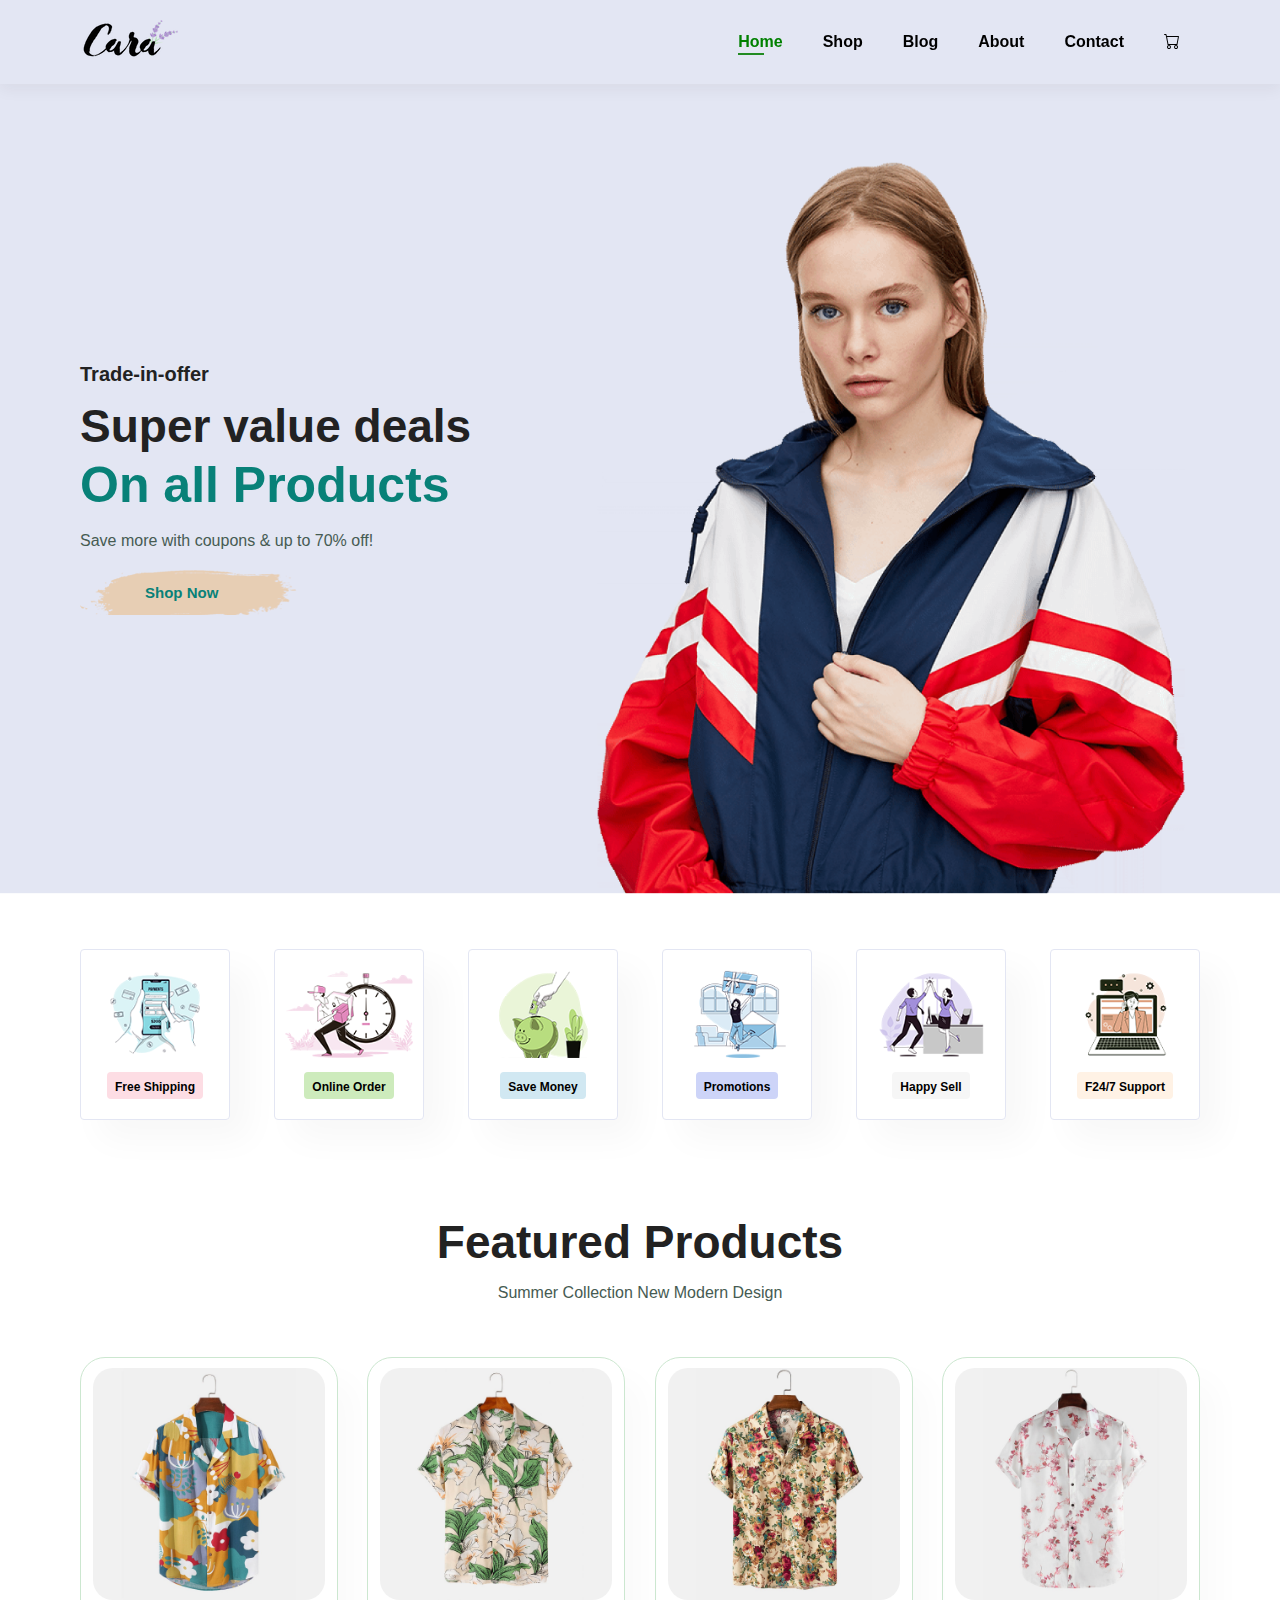
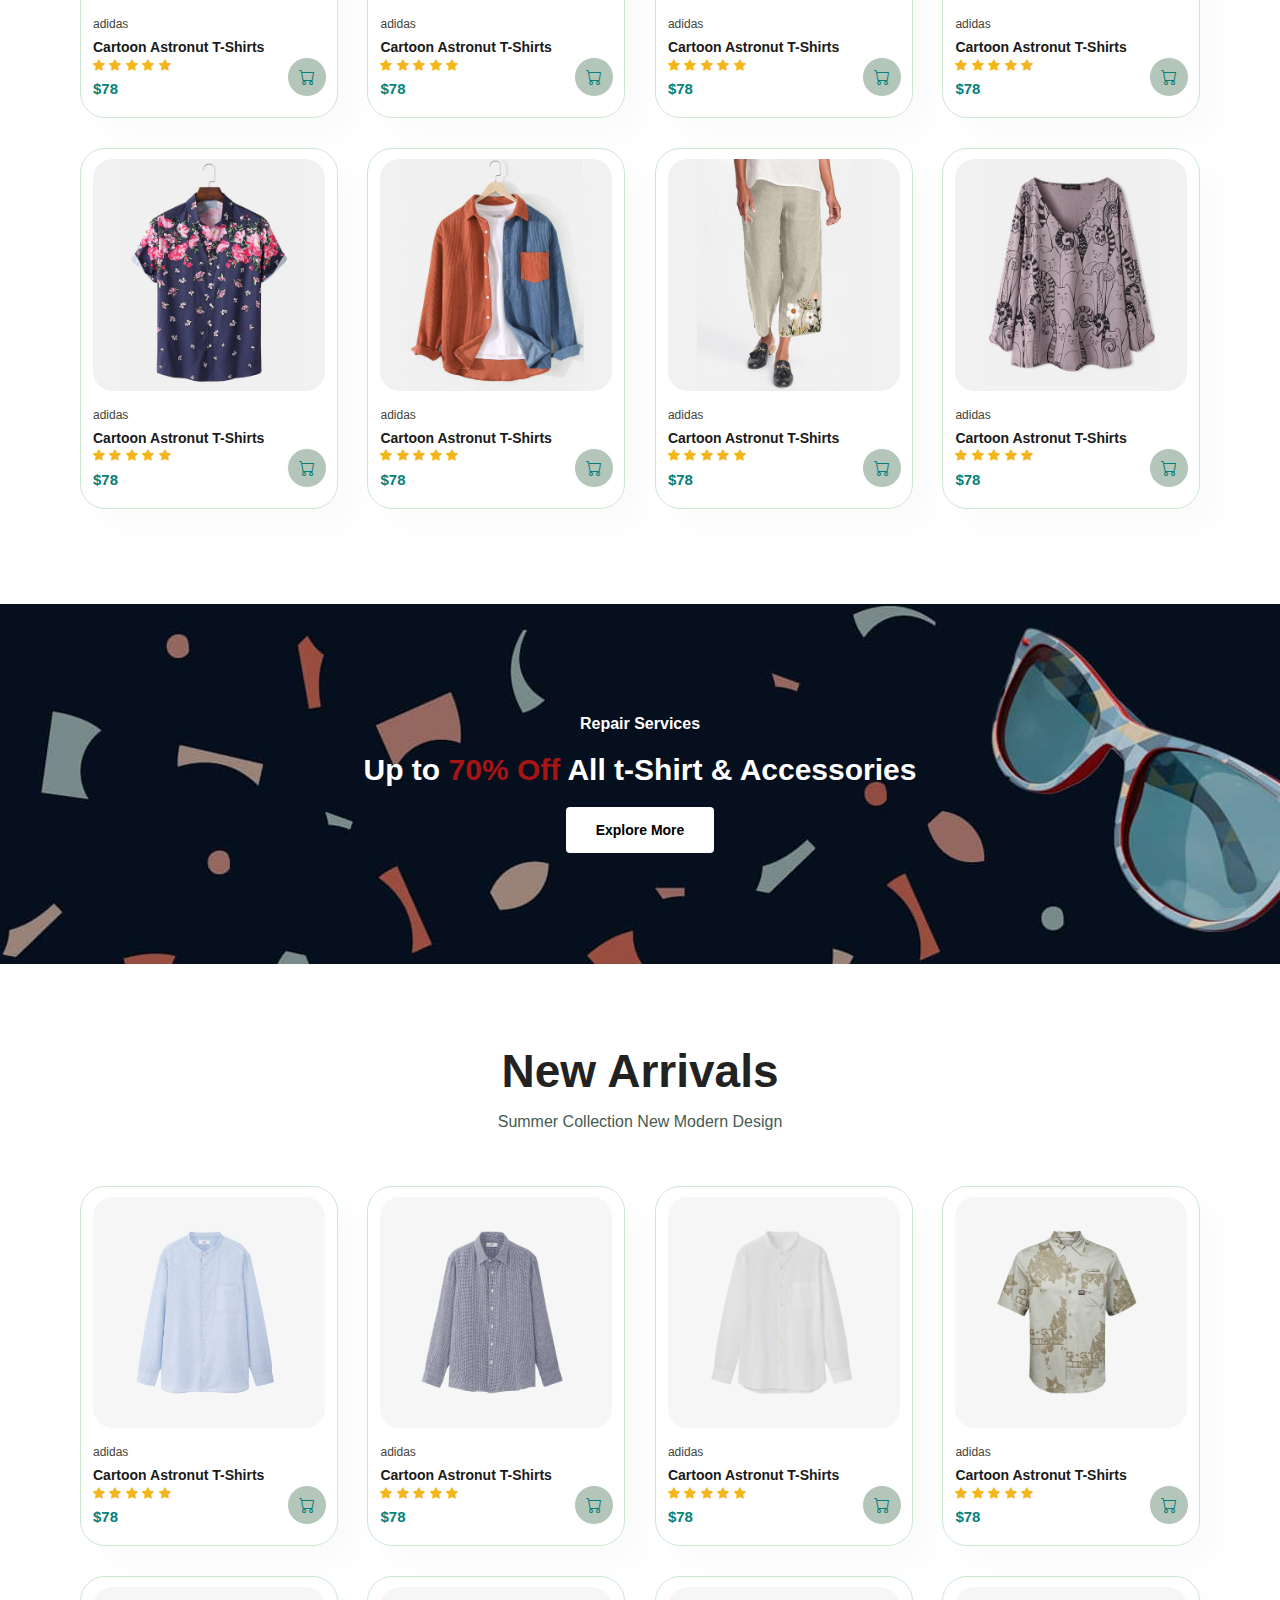
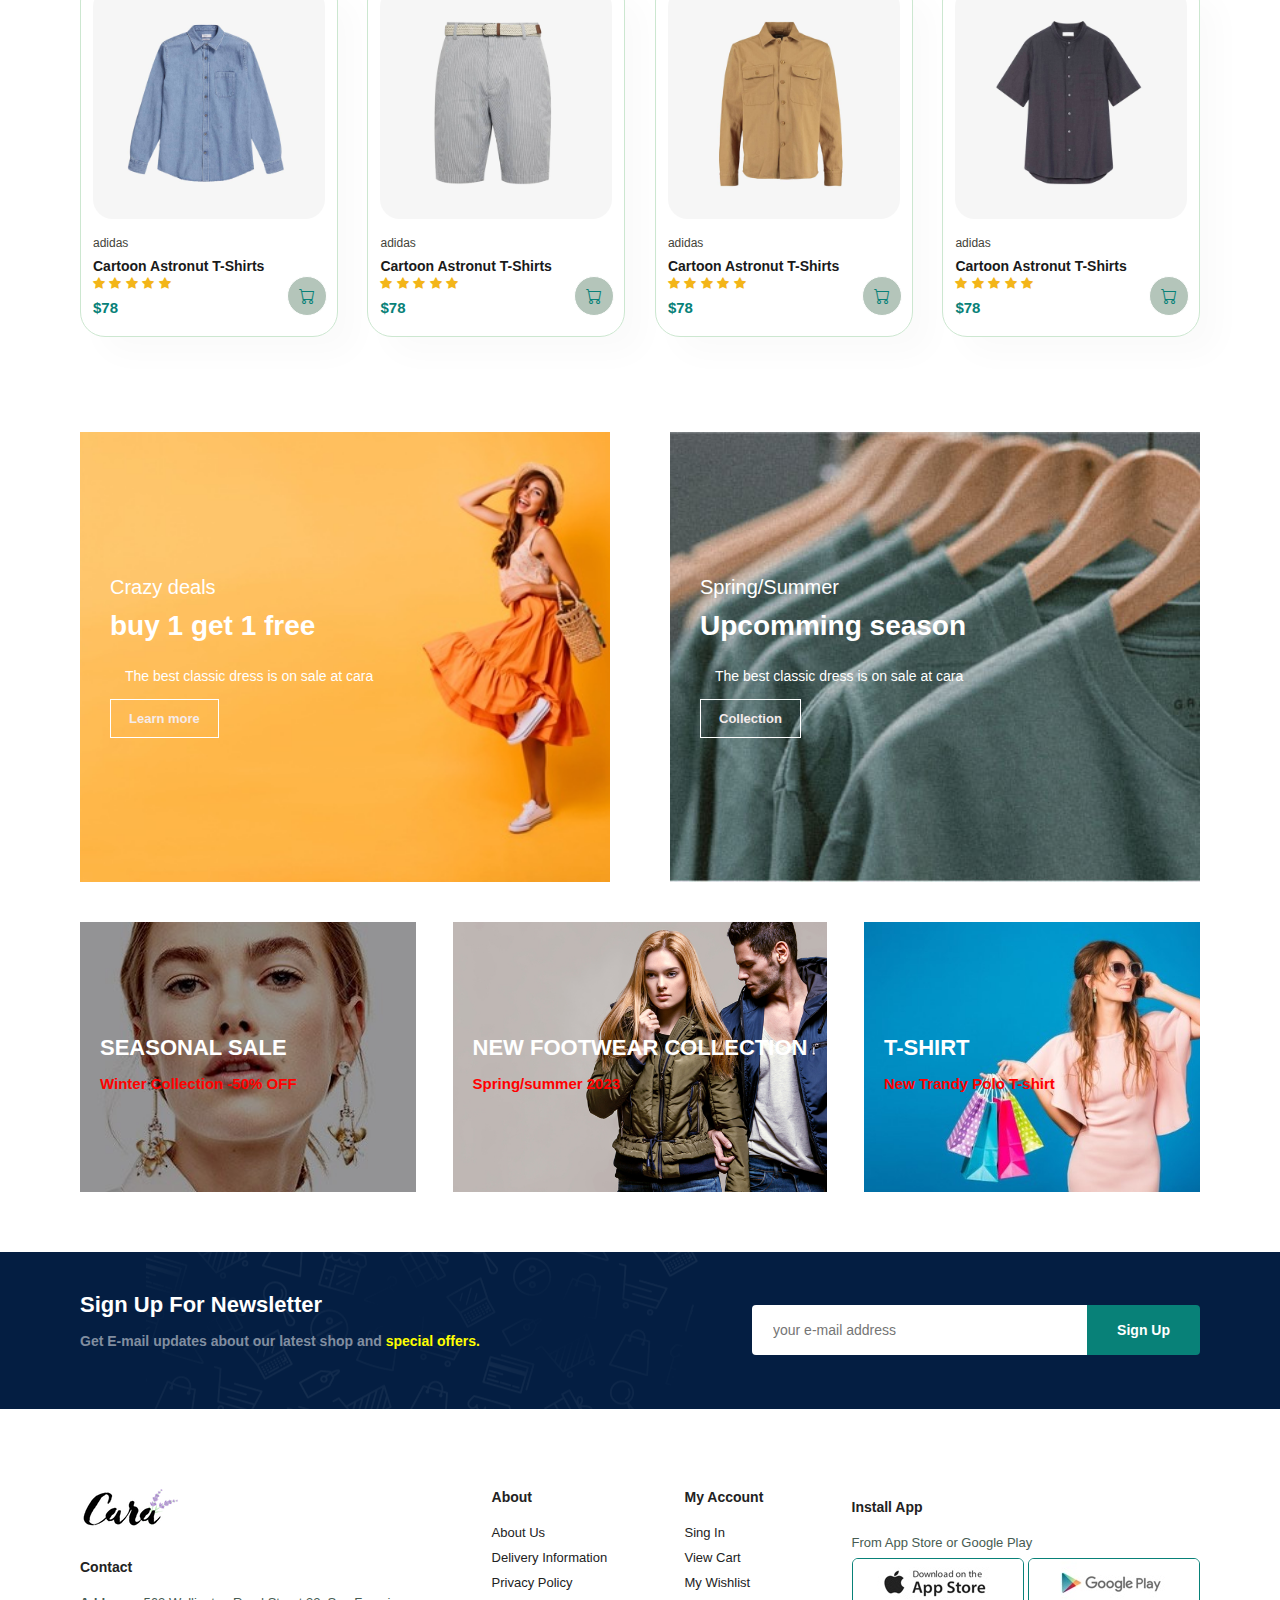
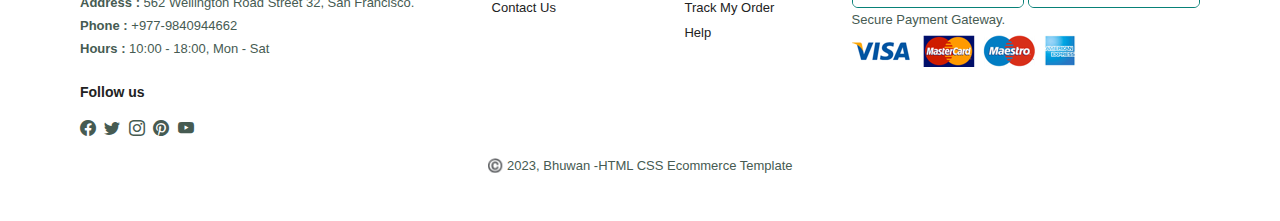
<file: index.html>
<!DOCTYPE html>
<html lang="en">

<head>
    <meta charset="UTF-8">
    <meta name="viewport" content="width=device-width, initial-scale=1.0">
    <title><e-commerce></e-commerce></title>
    <link rel="stylesheet" href="style.css">
    <link rel="stylesheet" href="https://cdn.jsdelivr.net/npm/bootstrap-icons@1.10.2/font/bootstrap-icons.css">
</head>

<body>
    <!-- navbar section -->

    <section id="header">
        <a href="#"><img src="products/logo.png" alt="" class="logo"></a>
        <div>
            <ul id="navbar">
                <li><a class="active" href="index.html">Home</a></li>
                <li><a href="shop.html">Shop</a></li>
                <li><a href="blog.html">Blog</a></li>
                <li><a href="about.html">About</a></li>
                <li><a href="contact.html">Contact</a></li>
                <li id="lg-bag"><a href="cart.html"><i class="bi bi-cart"></i></a></li>
                <a href="#" id="close"><i class="bi bi-x"></i></a>
            </ul>
        </div>

        <div id="mobile">
            <a href="cart.html"><i class="bi bi-cart"></i></a>
            <i id="bar" class="bi bi-list"></i>
        </div>

    </section>

    <!-- Home page photo -->
    <section id="hero">
        <h4>Trade-in-offer </h4>
        <h2>Super value deals</h2>
        <h1>On all Products</h1>
        <p>Save more with coupons & up to 70% off! </p>
        <button>Shop Now</button>


    </section>


    <!-- Feature section -->
    <section id="feature" class="section-p1">

        <div class="fe-box">
            <img src="/features/f1.png" alt="">
            <h6>Free Shipping</h6>
        </div>

        <div class="fe-box">
            <img src="/features/f2.png" alt="">
            <h6>Online Order</h6>
        </div>


        <div class="fe-box">
            <img src="/features/f3.png" alt="">
            <h6>Save Money</h6>
        </div>


        <div class="fe-box">
            <img src="/features/f4.png" alt="">
            <h6>Promotions</h6>
        </div>


        <div class="fe-box">
            <img src="/features/f5.png" alt="">
            <h6>Happy Sell</h6>
        </div>


        <div class="fe-box">
            <img src="/features/f6.png" alt="">
            <h6>F24/7 Support</h6>
        </div>




    </section>


    <!-- product1 section -->
    <section id="product1" class="section-p1">

        <h2>Featured Products</h2>
        <p>Summer Collection New Modern Design</p>
        <div class="pro-container">
            <div class="pro">
                <img src="product/f1.jpg" alt="">
                <div class="des">
                    <span>adidas</span>
                    <h5>Cartoon Astronut T-Shirts</h5>
                    <div class="star">
                        <i class="bi bi-star-fill"></i>
                        <i class="bi bi-star-fill"></i>
                        <i class="bi bi-star-fill"></i>
                        <i class="bi bi-star-fill"></i>
                        <i class="bi bi-star-fill"></i>
                    </div>
                    <h4>$78</h4>
                </div>
                <a href="#"><i class="bi bi-cart cart"></i></a>

            </div>

            <div class="pro">
                <img src="product/f2.jpg" alt="">
                <div class="des">
                    <span>adidas</span>
                    <h5>Cartoon Astronut T-Shirts</h5>
                    <div class="star">
                        <i class="bi bi-star-fill"></i>
                        <i class="bi bi-star-fill"></i>
                        <i class="bi bi-star-fill"></i>
                        <i class="bi bi-star-fill"></i>
                        <i class="bi bi-star-fill"></i>
                    </div>
                    <h4>$78</h4>
                </div>
                <a href="#"><i class="bi bi-cart cart"></i></a>

            </div>


            <div class="pro">
                <img src="product/f3.jpg" alt="">
                <div class="des">
                    <span>adidas</span>
                    <h5>Cartoon Astronut T-Shirts</h5>
                    <div class="star">
                        <i class="bi bi-star-fill"></i>
                        <i class="bi bi-star-fill"></i>
                        <i class="bi bi-star-fill"></i>
                        <i class="bi bi-star-fill"></i>
                        <i class="bi bi-star-fill"></i>
                    </div>
                    <h4>$78</h4>
                </div>
                <a href="#"><i class="bi bi-cart cart"></i></a>

            </div>


            <div class="pro">
                <img src="product/f4.jpg" alt="">
                <div class="des">
                    <span>adidas</span>
                    <h5>Cartoon Astronut T-Shirts</h5>
                    <div class="star">
                        <i class="bi bi-star-fill"></i>
                        <i class="bi bi-star-fill"></i>
                        <i class="bi bi-star-fill"></i>
                        <i class="bi bi-star-fill"></i>
                        <i class="bi bi-star-fill"></i>
                    </div>
                    <h4>$78</h4>
                </div>
                <a href="#"><i class="bi bi-cart cart"></i></a>

            </div>


            <div class="pro">
                <img src="product/f5.jpg" alt="">
                <div class="des">
                    <span>adidas</span>
                    <h5>Cartoon Astronut T-Shirts</h5>
                    <div class="star">
                        <i class="bi bi-star-fill"></i>
                        <i class="bi bi-star-fill"></i>
                        <i class="bi bi-star-fill"></i>
                        <i class="bi bi-star-fill"></i>
                        <i class="bi bi-star-fill"></i>
                    </div>
                    <h4>$78</h4>
                </div>
                <a href="#"><i class="bi bi-cart cart"></i></a>

            </div>


            <div class="pro">
                <img src="product/f6.jpg" alt="">
                <div class="des">
                    <span>adidas</span>
                    <h5>Cartoon Astronut T-Shirts</h5>
                    <div class="star">
                        <i class="bi bi-star-fill"></i>
                        <i class="bi bi-star-fill"></i>
                        <i class="bi bi-star-fill"></i>
                        <i class="bi bi-star-fill"></i>
                        <i class="bi bi-star-fill"></i>
                    </div>
                    <h4>$78</h4>
                </div>
                <a href="#"><i class="bi bi-cart cart"></i></a>

            </div>


            <div class="pro">
                <img src="product/f7.jpg" alt="">
                <div class="des">
                    <span>adidas</span>
                    <h5>Cartoon Astronut T-Shirts</h5>
                    <div class="star">
                        <i class="bi bi-star-fill"></i>
                        <i class="bi bi-star-fill"></i>
                        <i class="bi bi-star-fill"></i>
                        <i class="bi bi-star-fill"></i>
                        <i class="bi bi-star-fill"></i>
                    </div>
                    <h4>$78</h4>
                </div>
                <a href="#"><i class="bi bi-cart cart"></i></a>

            </div>



            <div class="pro">
                <img src="product/f8.jpg" alt="">
                <div class="des">
                    <span>adidas</span>
                    <h5>Cartoon Astronut T-Shirts</h5>
                    <div class="star">
                        <i class="bi bi-star-fill"></i>
                        <i class="bi bi-star-fill"></i>
                        <i class="bi bi-star-fill"></i>
                        <i class="bi bi-star-fill"></i>
                        <i class="bi bi-star-fill"></i>
                    </div>
                    <h4>$78</h4>
                </div>
                <a href="#"><i class="bi bi-cart cart"></i></a>

            </div>

        </div>

    </section>



    <!-- Banner section -->
    <section id="banner" class="section-m1">

        <h4>Repair Services</h4>
        <h2>Up to <span>70% Off</span> All t-Shirt & Accessories</h2>
        <button class="normal">Explore More</button>

    </section>



    <!-- product2 section -->
    <section id="product1" class="section-p1">

        <h2>New Arrivals</h2>
        <p>Summer Collection New Modern Design</p>
        <div class="pro-container">
            <div class="pro">
                <img src="product/n1.jpg" alt="">
                <div class="des">
                    <span>adidas</span>
                    <h5>Cartoon Astronut T-Shirts</h5>
                    <div class="star">
                        <i class="bi bi-star-fill"></i>
                        <i class="bi bi-star-fill"></i>
                        <i class="bi bi-star-fill"></i>
                        <i class="bi bi-star-fill"></i>
                        <i class="bi bi-star-fill"></i>
                    </div>
                    <h4>$78</h4>
                </div>
                <a href="#"><i class="bi bi-cart cart"></i></a>

            </div>

            <div class="pro">
                <img src="product/n2.jpg" alt="">
                <div class="des">
                    <span>adidas</span>
                    <h5>Cartoon Astronut T-Shirts</h5>
                    <div class="star">
                        <i class="bi bi-star-fill"></i>
                        <i class="bi bi-star-fill"></i>
                        <i class="bi bi-star-fill"></i>
                        <i class="bi bi-star-fill"></i>
                        <i class="bi bi-star-fill"></i>
                    </div>
                    <h4>$78</h4>
                </div>
                <a href="#"><i class="bi bi-cart cart"></i></a>

            </div>


            <div class="pro">
                <img src="product/n3.jpg" alt="">
                <div class="des">
                    <span>adidas</span>
                    <h5>Cartoon Astronut T-Shirts</h5>
                    <div class="star">
                        <i class="bi bi-star-fill"></i>
                        <i class="bi bi-star-fill"></i>
                        <i class="bi bi-star-fill"></i>
                        <i class="bi bi-star-fill"></i>
                        <i class="bi bi-star-fill"></i>
                    </div>
                    <h4>$78</h4>
                </div>
                <a href="#"><i class="bi bi-cart cart"></i></a>

            </div>


            <div class="pro">
                <img src="product/n4.jpg" alt="">
                <div class="des">
                    <span>adidas</span>
                    <h5>Cartoon Astronut T-Shirts</h5>
                    <div class="star">
                        <i class="bi bi-star-fill"></i>
                        <i class="bi bi-star-fill"></i>
                        <i class="bi bi-star-fill"></i>
                        <i class="bi bi-star-fill"></i>
                        <i class="bi bi-star-fill"></i>
                    </div>
                    <h4>$78</h4>
                </div>
                <a href="#"><i class="bi bi-cart cart"></i></a>

            </div>


            <div class="pro">
                <img src="product/n5.jpg" alt="">
                <div class="des">
                    <span>adidas</span>
                    <h5>Cartoon Astronut T-Shirts</h5>
                    <div class="star">
                        <i class="bi bi-star-fill"></i>
                        <i class="bi bi-star-fill"></i>
                        <i class="bi bi-star-fill"></i>
                        <i class="bi bi-star-fill"></i>
                        <i class="bi bi-star-fill"></i>
                    </div>
                    <h4>$78</h4>
                </div>
                <a href="#"><i class="bi bi-cart cart"></i></a>

            </div>


            <div class="pro">
                <img src="product/n6.jpg" alt="">
                <div class="des">
                    <span>adidas</span>
                    <h5>Cartoon Astronut T-Shirts</h5>
                    <div class="star">
                        <i class="bi bi-star-fill"></i>
                        <i class="bi bi-star-fill"></i>
                        <i class="bi bi-star-fill"></i>
                        <i class="bi bi-star-fill"></i>
                        <i class="bi bi-star-fill"></i>
                    </div>
                    <h4>$78</h4>
                </div>
                <a href="#"><i class="bi bi-cart cart"></i></a>

            </div>


            <div class="pro">
                <img src="product/n7.jpg" alt="">
                <div class="des">
                    <span>adidas</span>
                    <h5>Cartoon Astronut T-Shirts</h5>
                    <div class="star">
                        <i class="bi bi-star-fill"></i>
                        <i class="bi bi-star-fill"></i>
                        <i class="bi bi-star-fill"></i>
                        <i class="bi bi-star-fill"></i>
                        <i class="bi bi-star-fill"></i>
                    </div>
                    <h4>$78</h4>
                </div>
                <a href="#"><i class="bi bi-cart cart"></i></a>

            </div>



            <div class="pro">
                <img src="product/n8.jpg" alt="">
                <div class="des">
                    <span>adidas</span>
                    <h5>Cartoon Astronut T-Shirts</h5>
                    <div class="star">
                        <i class="bi bi-star-fill"></i>
                        <i class="bi bi-star-fill"></i>
                        <i class="bi bi-star-fill"></i>
                        <i class="bi bi-star-fill"></i>
                        <i class="bi bi-star-fill"></i>
                    </div>
                    <h4>$78</h4>
                </div>
                <a href="#"><i class="bi bi-cart cart"></i></a>

            </div>

        </div>

    </section>


    <section id="sm-banner" class="section-p1">
        <div class="banner-box">
            <h4>Crazy deals</h4>
            <h2>buy 1 get 1 free</h2>
            <span>The best classic dress is on sale at cara</span>
            <button class="white">Learn more</button>
        </div>

        <div class="banner-box banner-box2">
            <h4>Spring/Summer</h4>
            <h2>Upcomming season</h2>
            <span>The best classic dress is on sale at cara</span>
            <button class="white">Collection</button>
        </div>


    </section>


    <!-- banner3 section -->
    <section id="banner3">
        <div class="banner-box ">

            <h2>SEASONAL SALE</h2>
            <h3>Winter Collection -50% OFF</h3>


        </div>

        <div class="banner-box banner-box2 ">
            <h2>NEW FOOTWEAR COLLECTION</h2>
            <h3>Spring/summer 2023</h3>
        </div>

        <div class="banner-box banner-box3">
            <h2>T-SHIRT</h2>
            <h3>New Trandy Polo T-shirt</h3>
        </div>


    </section>

    <!-- newsletter section -->

    <section id="newsletter" class="section-p1 section-m1  ">

        <div class="newstext">
            <h4>Sign Up For Newsletter</h4>
            <p>Get E-mail updates about our latest shop and <span>special offers.</span> </p>
        </div>

        <div class="form">
            <input type="text" placeholder="your e-mail address">
            <button class="normal">Sign Up</button>

        </div>
    </section>

<!-- footer -->
    <footer class="section-p1">
        <div class="col">
            <img class="logo" src="products/logo.png" alt="">
            <h4>Contact</h4>
            <p><strong>Address :</strong> 562 Wellington Road Street 32, San Francisco.</p>
            <p><strong>Phone :</strong> +977-9840944662</p>
            <p><strong>Hours :</strong> 10:00 - 18:00, Mon - Sat</p>
            <div class="follow">
                <h4>Follow us</h4>
                <div class="icon">
                    <i class="bi bi-facebook"></i>
                    <i class="bi bi-twitter"></i>
                    <i class="bi bi-instagram"></i>
                    <i class="bi bi-pinterest"></i>
                    <i class="bi bi-youtube"></i>
                </div>
            </div>
        </div>

        <div class="col">
            <h4>About</h4>
            <a href="#">About Us</a>
            <a href="#">Delivery Information</a>
            <a href="#">Privacy Policy</a>
            <a href="#">Contact Us</a>
        </div>


        <div class="col">
            <h4>My Account</h4>
            <a href="#">Sing In</a>
            <a href="#">View Cart</a>
            <a href="#">My Wishlist</a>
            <a href="#">Track My Order</a>
            <a href="#">Help</a>
        </div>

        <div class="col install">
            <h4>Install App</h4>
            <p>From App Store or Google Play</p>
            <div class="row">
                <img src="pay/app.jpg" alt="">
                <img src="pay/play.jpg" alt="">
            </div>
            <p>Secure Payment Gateway.</p>
            <img src="pay/pay.png" alt="">
        </div>

<div class="copyright">
    <p>©️ 2023, Bhuwan  -HTML CSS Ecommerce Template</p>
</div>


    </footer>





    <script src="script.js"></script>
</body>

</html>
</file>
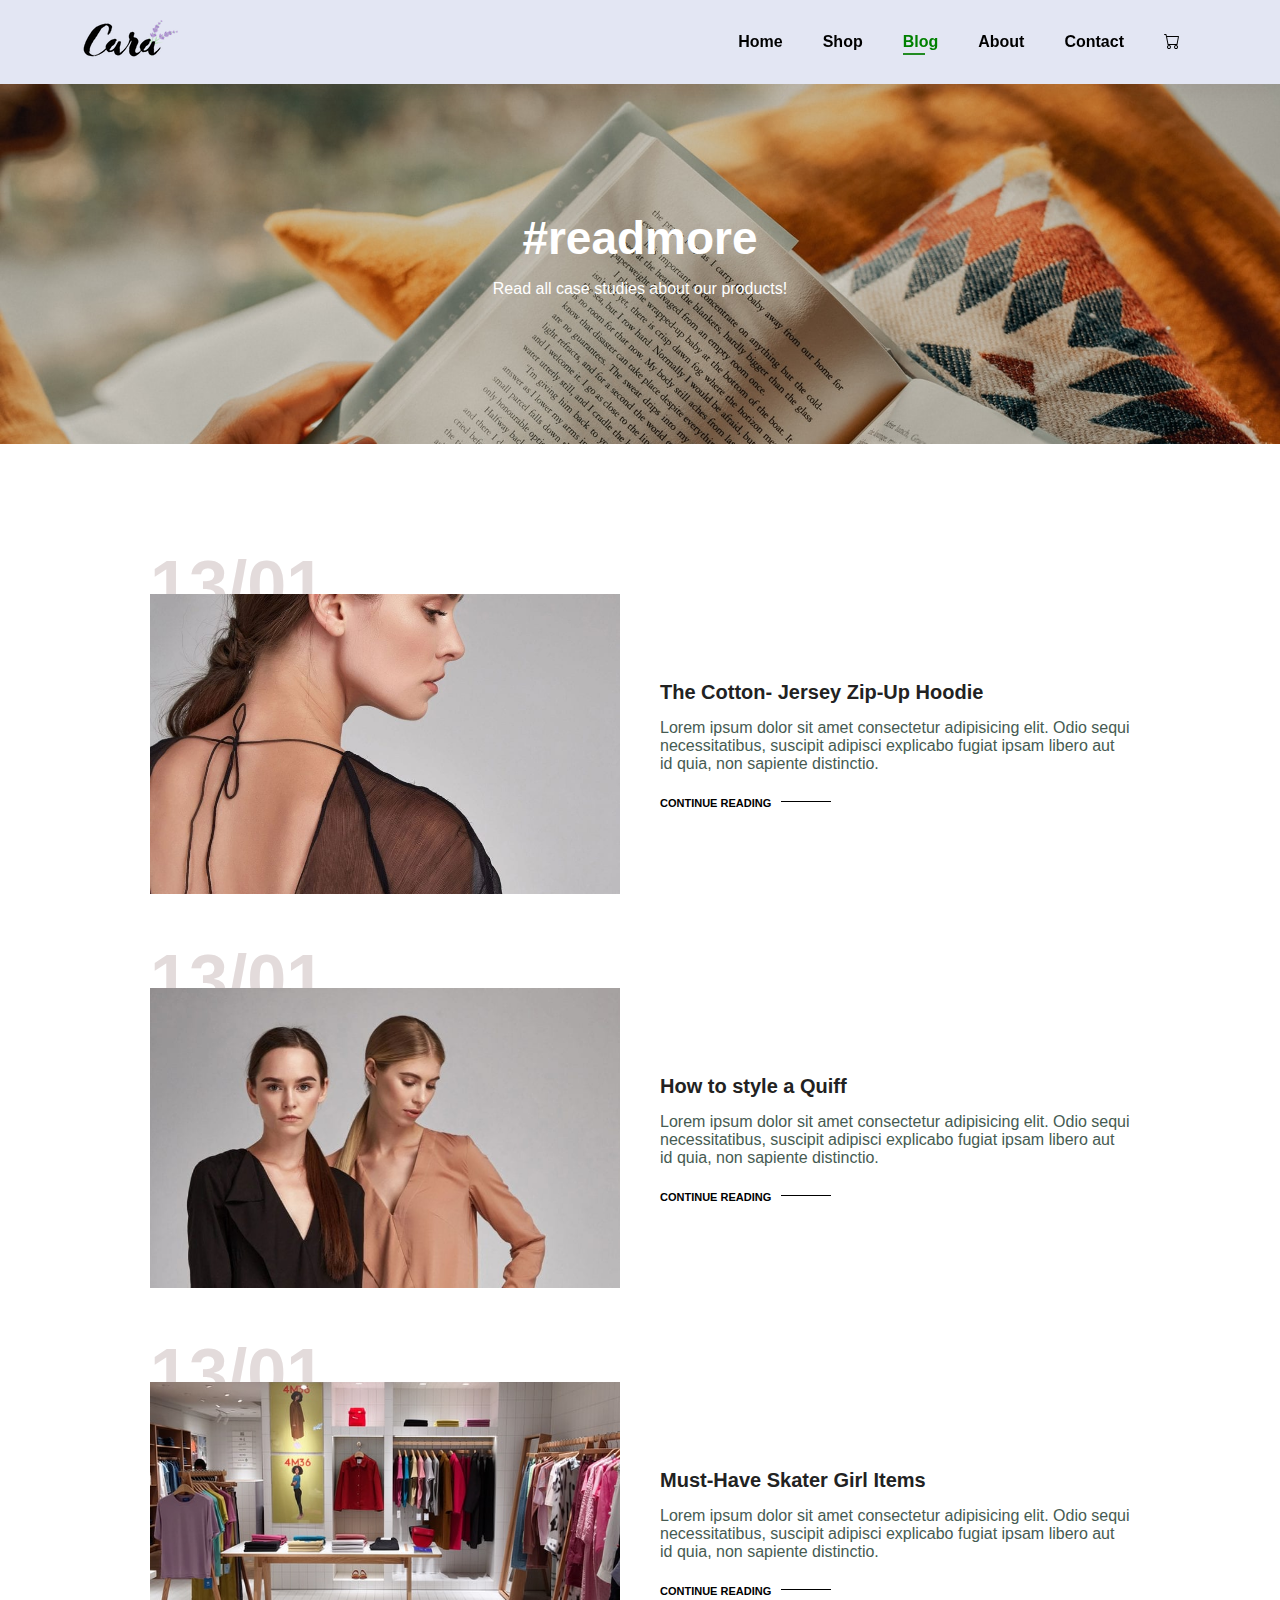
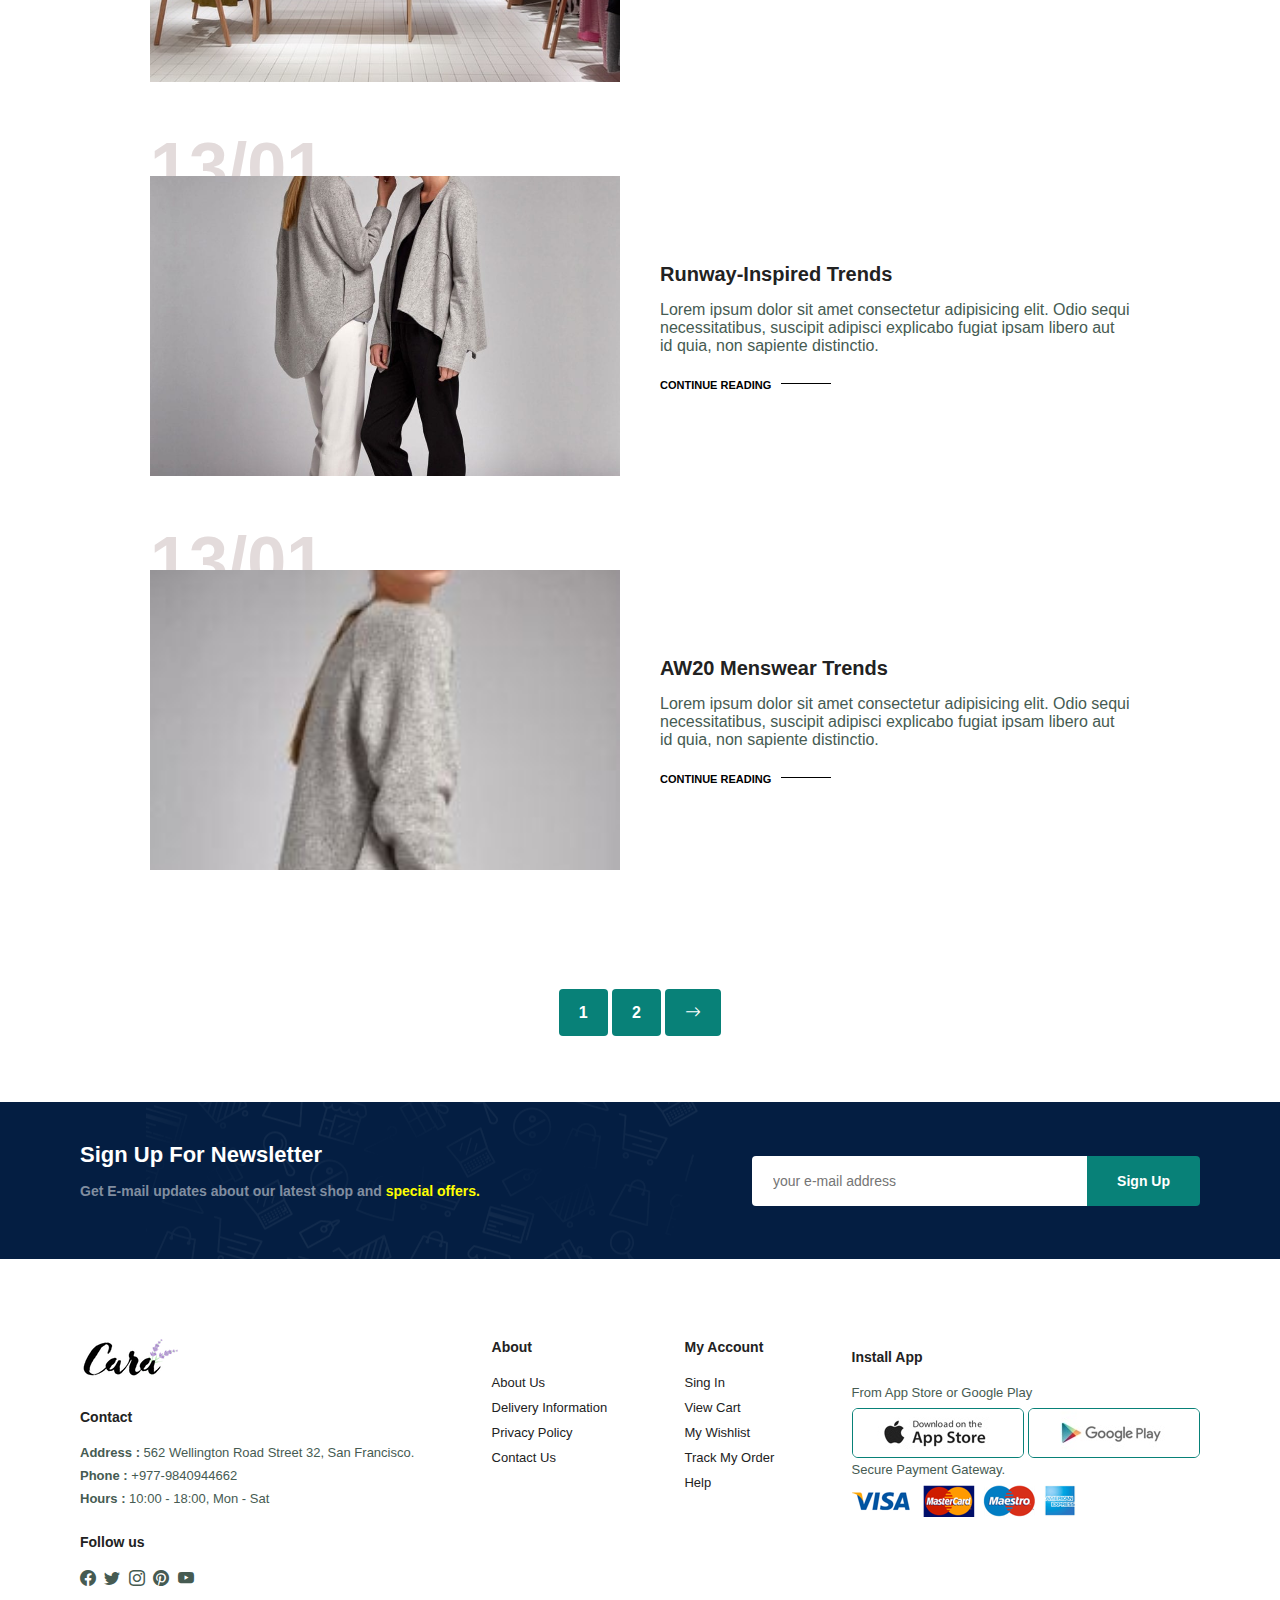
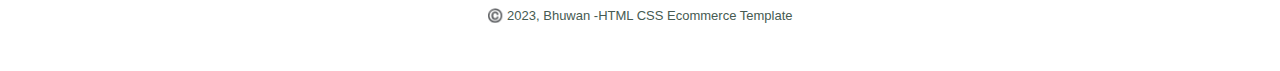
<file: blog.html>
<!DOCTYPE html>
<html lang="en">

<head>
    <meta charset="UTF-8">
    <meta name="viewport" content="width=device-width, initial-scale=1.0">
    <title><e-commerce></e-commerce></title>
    <link rel="stylesheet" href="style.css">
    <link rel="stylesheet" href="https://cdn.jsdelivr.net/npm/bootstrap-icons@1.10.2/font/bootstrap-icons.css">
</head>

<body>
    <!-- navbar section -->

    <section id="header">
        <a href="#"><img src="products/logo.png" alt="" class="logo"></a>
        <div>
            <ul id="navbar">
                <li><a  href="index.html">Home</a></li>
                <li><a  href="shop.html">Shop</a></li>
                <li><a class="active" href="blog.html">Blog</a></li>
                <li><a href="about.html">About</a></li>
                <li><a href="contact.html">Contact</a></li>
                <li id="lg-bag"><a href="cart.html"><i class="bi bi-cart"></i></a></li>
                <a href="#" id="close"><i class="bi bi-x"></i></a>
            </ul>
        </div>

        <div id="mobile">
            <a href="cart.html"><i class="bi bi-cart"></i></a>
            <i id="bar" class="bi bi-list"></i>
        </div>

    </section>

    <!-- Home page photo -->
    <section id="page-header" class="blog-header">

        <h2>#readmore</h2>
        <p>Read all case studies about our products! </p>
    </section>

    <section id="blog">
        <div class="blog-box">
            <div class="bolg-img">
                <img src="blog/b1.jpg" alt="">
            </div>
            <div class="blog-details">
                <h4>The Cotton- Jersey Zip-Up Hoodie</h4>
                <p>Lorem ipsum dolor sit amet consectetur adipisicing elit. Odio sequi necessitatibus, suscipit adipisci explicabo fugiat ipsam 
                    libero aut id quia, non sapiente distinctio.</p>
                    <a href="#">CONTINUE READING</a>

            </div>
            <h1>13/01</h1>
        </div>

        <div class="blog-box">
            <div class="bolg-img">
                <img src="blog/b2.jpg" alt="">
            </div>
            <div class="blog-details">
                <h4>How to style a Quiff</h4>
                <p>Lorem ipsum dolor sit amet consectetur adipisicing elit. Odio sequi necessitatibus, suscipit adipisci explicabo fugiat ipsam 
                    libero aut id quia, non sapiente distinctio.</p>
                    <a href="#">CONTINUE READING</a>

            </div>
            <h1>13/01</h1>
        </div>

        <div class="blog-box">
            <div class="bolg-img">
                <img src="blog/b3.jpg" alt="">
            </div>
            <div class="blog-details">
                <h4>Must-Have Skater Girl Items</h4>
                <p>Lorem ipsum dolor sit amet consectetur adipisicing elit. Odio sequi necessitatibus, suscipit adipisci explicabo fugiat ipsam 
                    libero aut id quia, non sapiente distinctio.</p>
                    <a href="#">CONTINUE READING</a>

            </div>
            <h1>13/01</h1>
        </div>

        <div class="blog-box">
            <div class="bolg-img">
                <img src="blog/b4.jpg" alt="">
            </div>
            <div class="blog-details">
                <h4>Runway-Inspired Trends</h4>
                <p>Lorem ipsum dolor sit amet consectetur adipisicing elit. Odio sequi necessitatibus, suscipit adipisci explicabo fugiat ipsam 
                    libero aut id quia, non sapiente distinctio.</p>
                    <a href="#">CONTINUE READING</a>

            </div>
            <h1>13/01</h1>
        </div>

        <div class="blog-box">
            <div class="bolg-img">
                <img src="blog/b5.jpg" alt="">
            </div>
            <div class="blog-details">
                <h4>AW20 Menswear Trends</h4>
                <p>Lorem ipsum dolor sit amet consectetur adipisicing elit. Odio sequi necessitatibus, suscipit adipisci explicabo fugiat ipsam 
                    libero aut id quia, non sapiente distinctio.</p>
                    <a href="#">CONTINUE READING</a>

            </div>
            <h1>13/01</h1>
        </div>


    </section>


    <section id="pagination" class="section-p1" >
        <a href="#">1</a>
        <a href="#">2</a>
        <a href="#"><i class="bi bi-arrow-right"></i></a>
    </section>

    <!-- newsletter section -->

    <section id="newsletter" class="section-p1 section-m1  ">

        <div class="newstext">
            <h4>Sign Up For Newsletter</h4>
            <p>Get E-mail updates about our latest shop and <span>special offers.</span> </p>
        </div>

        <div class="form">
            <input type="text" placeholder="your e-mail address">
            <button class="normal">Sign Up</button>

        </div>
    </section>

<!-- footer -->
    <footer class="section-p1">
        <div class="col">
            <img class="logo" src="products/logo.png" alt="">
            <h4>Contact</h4>
            <p><strong>Address :</strong> 562 Wellington Road Street 32, San Francisco.</p>
            <p><strong>Phone :</strong> +977-9840944662</p>
            <p><strong>Hours :</strong> 10:00 - 18:00, Mon - Sat</p>
            <div class="follow">
                <h4>Follow us</h4>
                <div class="icon">
                    <i class="bi bi-facebook"></i>
                    <i class="bi bi-twitter"></i>
                    <i class="bi bi-instagram"></i>
                    <i class="bi bi-pinterest"></i>
                    <i class="bi bi-youtube"></i>
                </div>
            </div>
        </div>

        <div class="col">
            <h4>About</h4>
            <a href="#">About Us</a>
            <a href="#">Delivery Information</a>
            <a href="#">Privacy Policy</a>
            <a href="#">Contact Us</a>
        </div>


        <div class="col">
            <h4>My Account</h4>
            <a href="#">Sing In</a>
            <a href="#">View Cart</a>
            <a href="#">My Wishlist</a>
            <a href="#">Track My Order</a>
            <a href="#">Help</a>
        </div>

        <div class="col install">
            <h4>Install App</h4>
            <p>From App Store or Google Play</p>
            <div class="row">
                <img src="pay/app.jpg" alt="">
                <img src="pay/play.jpg" alt="">
            </div>
            <p>Secure Payment Gateway.</p>
            <img src="pay/pay.png" alt="">
        </div>

<div class="copyright">
    <p>©️ 2023, Bhuwan  -HTML CSS Ecommerce Template</p>
</div>


    </footer>





    <script src="script.js"></script>
</body>

</html>
</file>
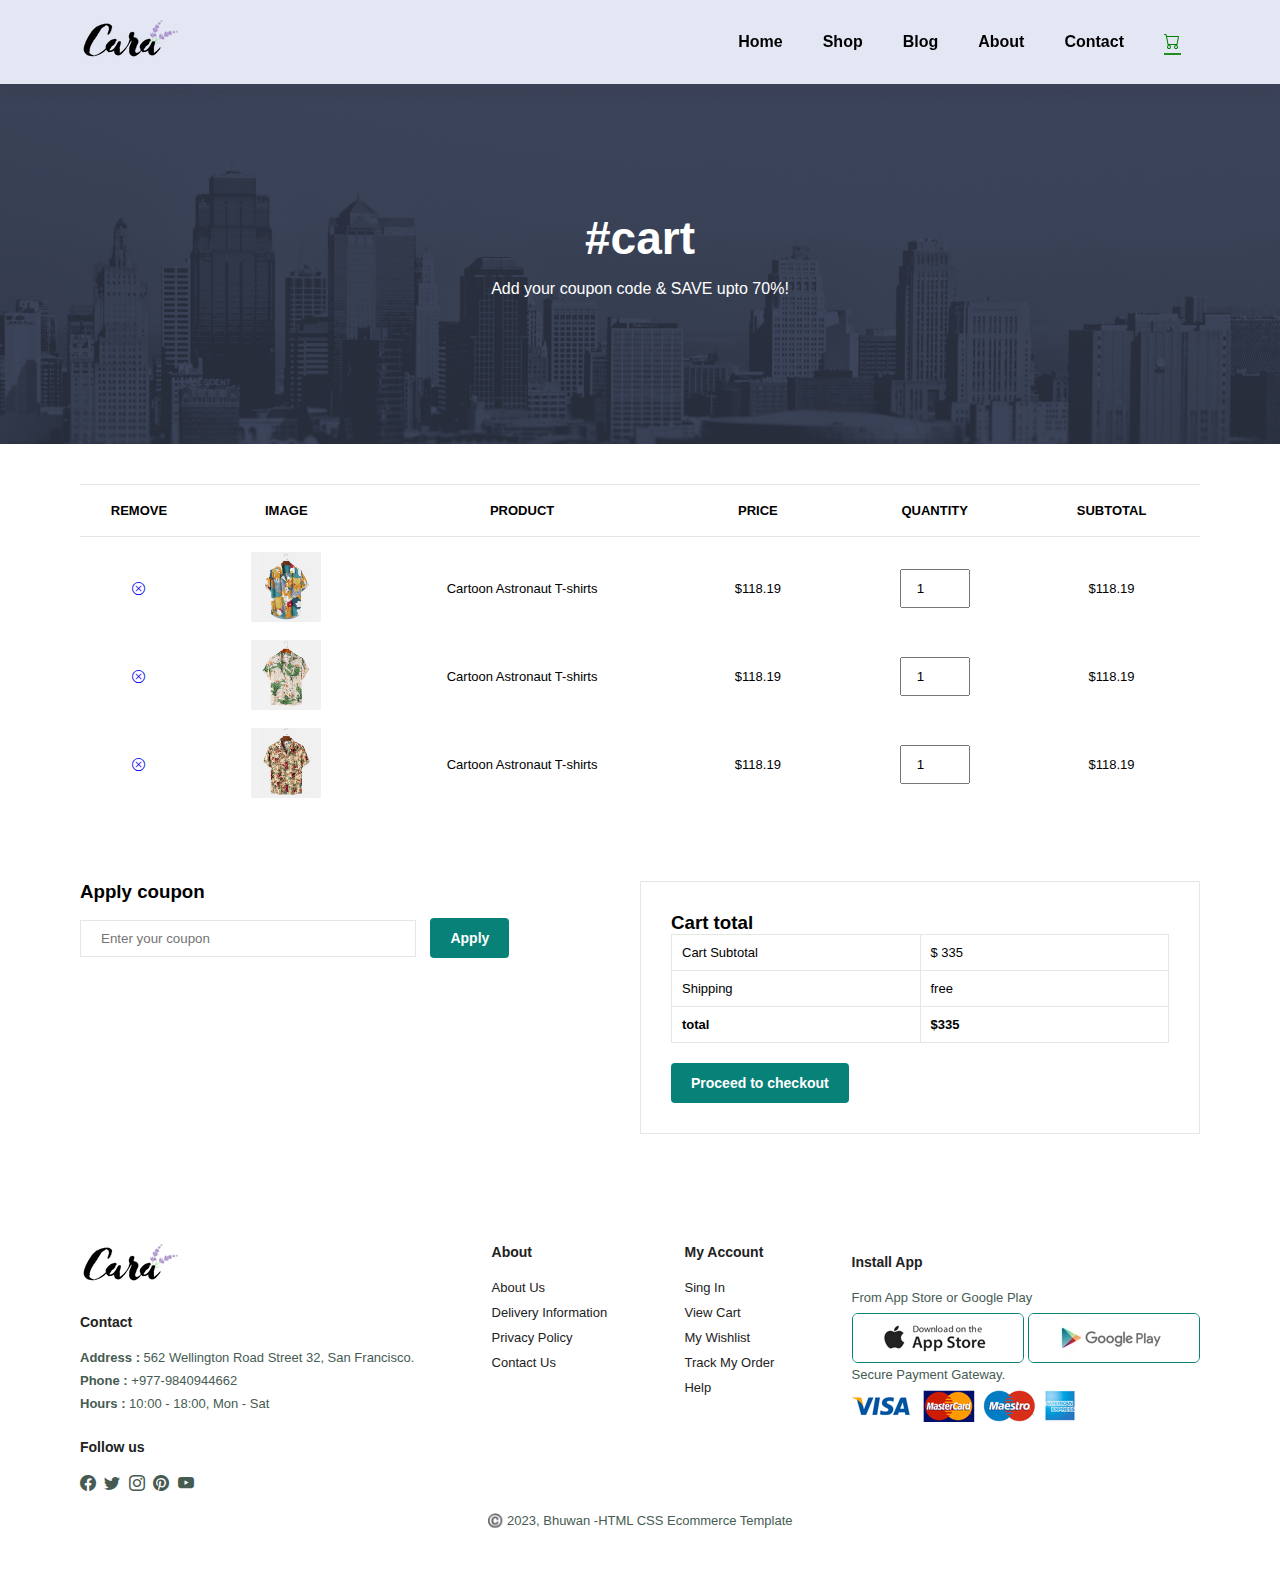
<file: cart.html>
<!DOCTYPE html>
<html lang="en">

<head>
    <meta charset="UTF-8">
    <meta name="viewport" content="width=device-width, initial-scale=1.0">
    <title><e-commerce></e-commerce></title>
    <link rel="stylesheet" href="style.css">
    <link rel="stylesheet" href="https://cdn.jsdelivr.net/npm/bootstrap-icons@1.10.2/font/bootstrap-icons.css">
</head>

<body>
    <!-- navbar section -->

    <section id="header">
        <a href="#"><img src="products/logo.png" alt="" class="logo"></a>
        <div>
            <ul id="navbar">
                <li><a href="index.html">Home</a></li>
                <li><a href="shop.html">Shop</a></li>
                <li><a href="blog.html">Blog</a></li>
                <li><a href="about.html">About</a></li>
                <li><a href="contact.html">Contact</a></li>
                <li id="lg-bag"><a class="active" href="cart.html"><i class="bi bi-cart"></i></a></li>
                <a href="#" id="close"><i class="bi bi-x"></i></a>
            </ul>
        </div>

        <div id="mobile">
            <a href="cart.html"><i class="bi bi-cart"></i></a>
            <i id="bar" class="bi bi-list"></i>
        </div>

    </section>

    <!-- Home page photo -->
    <section id="page-header" class="about-header">

        <h2>#cart</h2>
        <p>Add your coupon code & SAVE upto 70%!</p>
    </section>


    <section id="cart" class="section-p1">
        <table width="100%">
            <thead>
                <tr>
                    <td>Remove</td>
                    <td>Image</td>
                    <td>Product</td>
                    <td>Price</td>
                    <td>Quantity</td>
                    <td>Subtotal</td>
                </tr>
            </thead>

            <tbody>
                <tr>
                    <td><a href="#"> <i class="bi bi-x-circle"></i></a> </td>
                    <td><img src="product/f1.jpg" alt=""></td>
                    <td>Cartoon Astronaut T-shirts</td>
                    <td>$118.19</td>
                    <td><input type="number" value="1"></td>
                    <td>$118.19</td>
                </tr>

                <tr>
                    <td><a href="#"> <i class="bi bi-x-circle"></i></a> </td>
                    <td><img src="product/f2.jpg" alt=""></td>
                    <td>Cartoon Astronaut T-shirts</td>
                    <td>$118.19</td>
                    <td><input type="number" value="1"></td>
                    <td>$118.19</td>
                </tr>

                <tr>
                    <td><a href="#"> <i class="bi bi-x-circle"></i></a> </td>
                    <td><img src="product/f3.jpg" alt=""></td>
                    <td>Cartoon Astronaut T-shirts</td>
                    <td>$118.19</td>
                    <td><input type="number" value="1"></td>
                    <td>$118.19</td>
                </tr>
            </tbody>
        </table>
    </section>


    <section id="cart-add" class="section-p1">
        <div id="coupon">
            <h3>Apply coupon</h3>

            <div>
                <input type="text" placeholder="Enter your coupon">
                <button class="normal">Apply</button>
            </div>

        </div>
        <div id="subtotal">
            <h3>Cart total </h3>
            <table>
                <tr>
                    <td>Cart Subtotal</td>
                    <td>$ 335</td>
                </tr>
                <tr>
                    <td>Shipping</td>
                    <td>free</td>

                </tr>
                <tr>
                    <td><strong>total</strong></td>
                    <td><strong>$335</strong></td>
                </tr>
            </table>
            <button class="normal">Proceed to checkout</button>
        </div>

    </section>

    <!-- footer -->
    <footer class="section-p1">
        <div class="col">
            <img class="logo" src="products/logo.png" alt="">
            <h4>Contact</h4>
            <p><strong>Address :</strong> 562 Wellington Road Street 32, San Francisco.</p>
            <p><strong>Phone :</strong> +977-9840944662</p>
            <p><strong>Hours :</strong> 10:00 - 18:00, Mon - Sat</p>
            <div class="follow">
                <h4>Follow us</h4>
                <div class="icon">
                    <i class="bi bi-facebook"></i>
                    <i class="bi bi-twitter"></i>
                    <i class="bi bi-instagram"></i>
                    <i class="bi bi-pinterest"></i>
                    <i class="bi bi-youtube"></i>
                </div>
            </div>
        </div>

        <div class="col">
            <h4>About</h4>
            <a href="#">About Us</a>
            <a href="#">Delivery Information</a>
            <a href="#">Privacy Policy</a>
            <a href="#">Contact Us</a>
        </div>


        <div class="col">
            <h4>My Account</h4>
            <a href="#">Sing In</a>
            <a href="#">View Cart</a>
            <a href="#">My Wishlist</a>
            <a href="#">Track My Order</a>
            <a href="#">Help</a>
        </div>

        <div class="col install">
            <h4>Install App</h4>
            <p>From App Store or Google Play</p>
            <div class="row">
                <img src="pay/app.jpg" alt="">
                <img src="pay/play.jpg" alt="">
            </div>
            <p>Secure Payment Gateway.</p>
            <img src="pay/pay.png" alt="">
        </div>

        <div class="copyright">
            <p>©️ 2023, Bhuwan -HTML CSS Ecommerce Template</p>
        </div>


    </footer>





    <script src="script.js"></script>
</body>

</html>
</file>
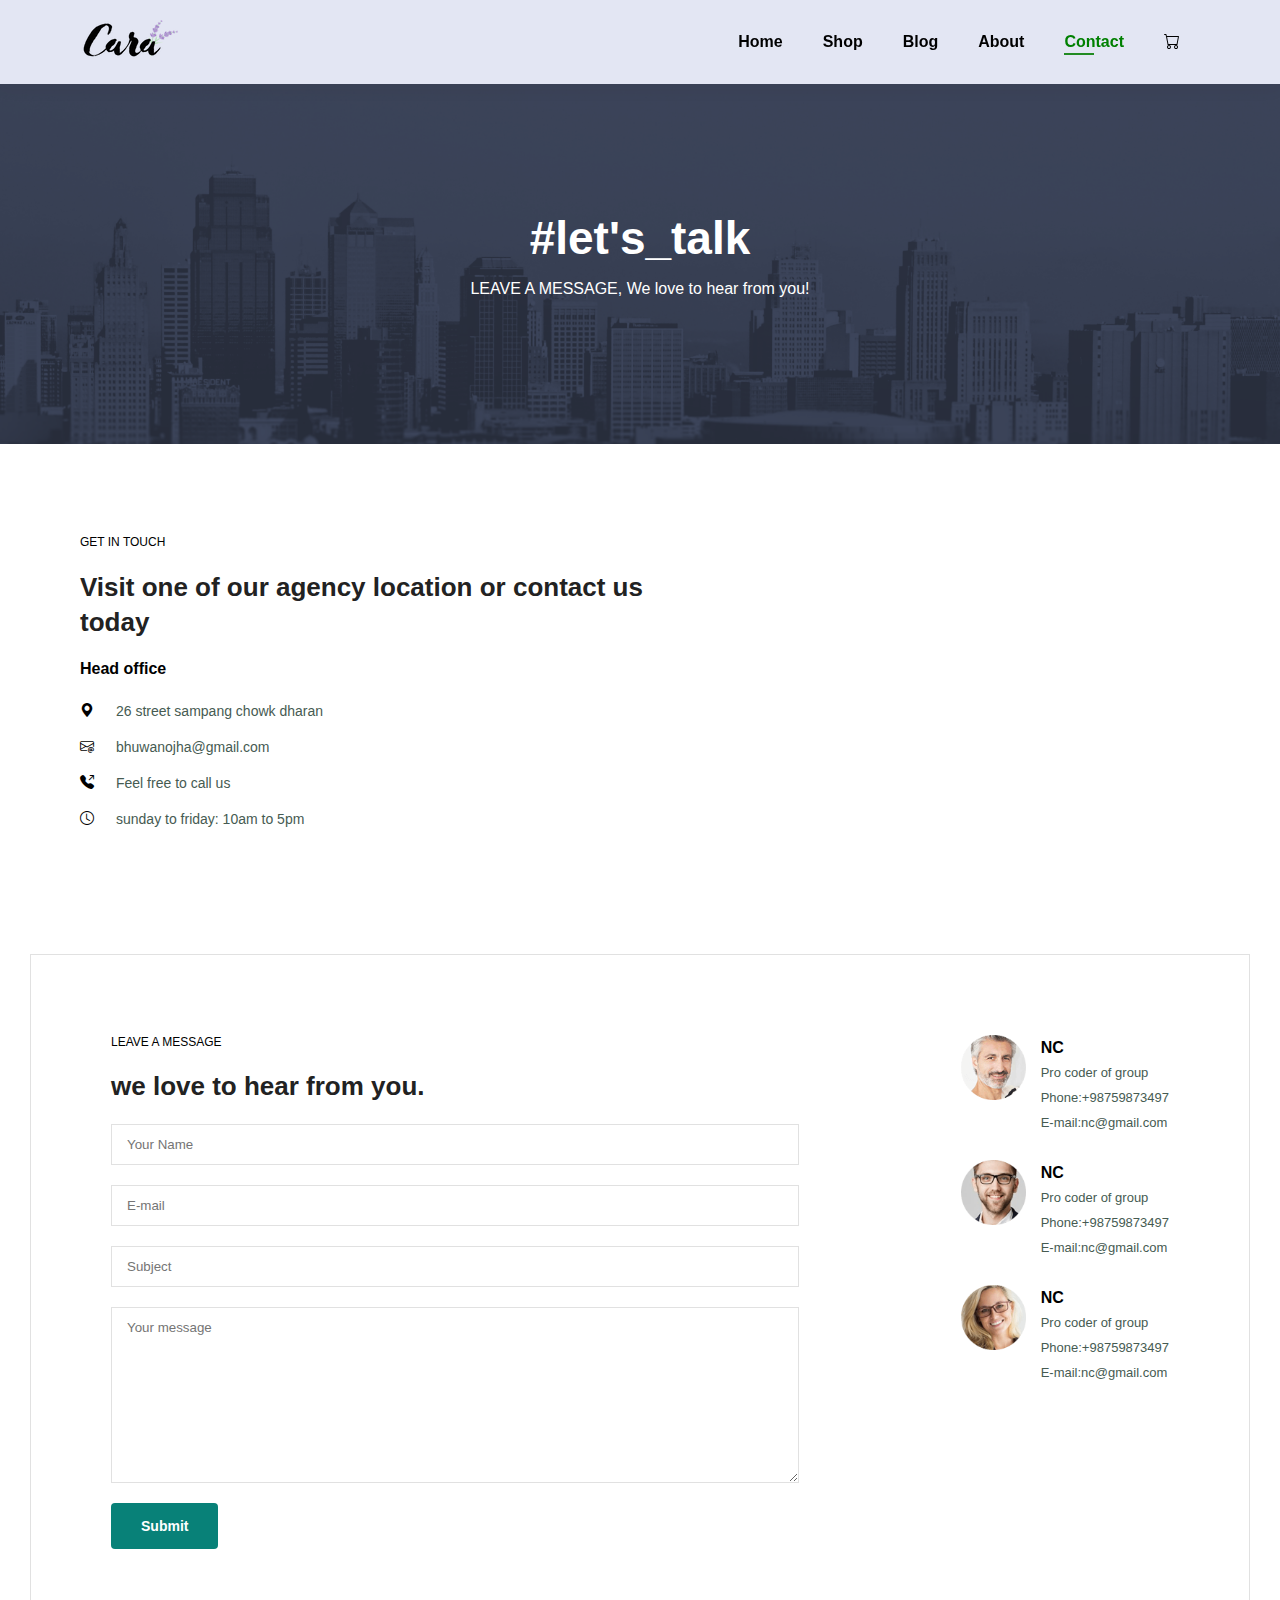
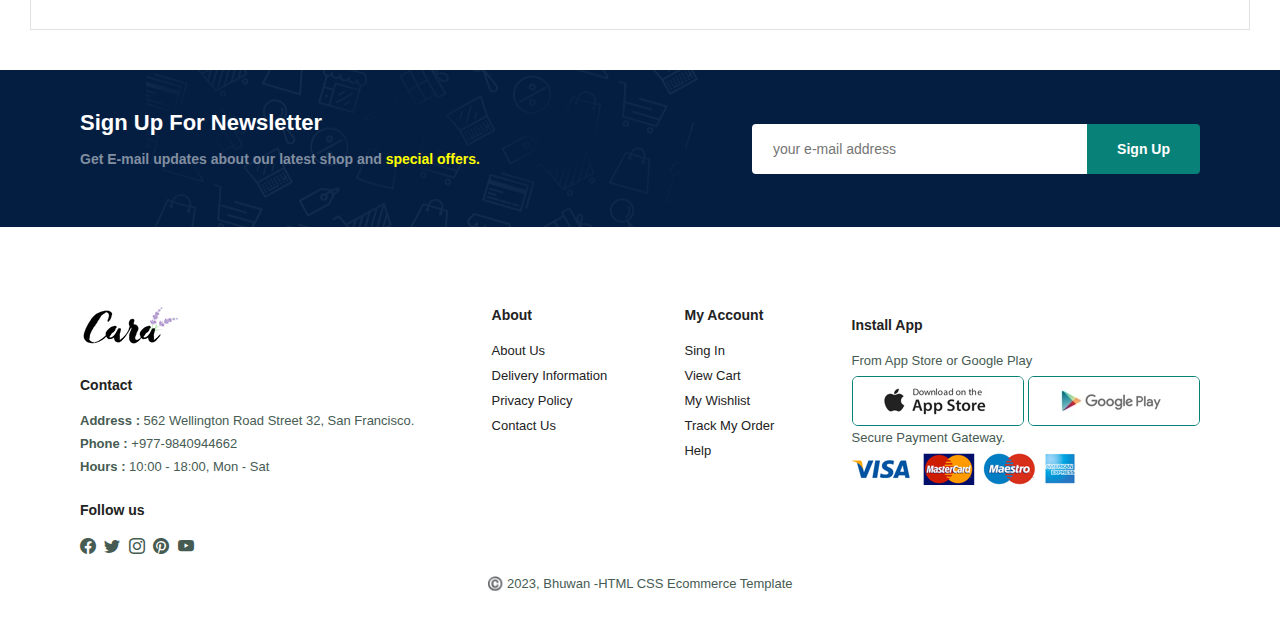
<file: contact.html>
<!DOCTYPE html>
<html lang="en">

<head>
    <meta charset="UTF-8">
    <meta name="viewport" content="width=device-width, initial-scale=1.0">
    <title><e-commerce></e-commerce></title>
    <link rel="stylesheet" href="style.css">
    <link rel="stylesheet" href="https://cdn.jsdelivr.net/npm/bootstrap-icons@1.10.2/font/bootstrap-icons.css">
</head>

<body>
    <!-- navbar section -->

    <section id="header">
        <a href="#"><img src="products/logo.png" alt="" class="logo"></a>
        <div>
            <ul id="navbar">
                <li><a href="index.html">Home</a></li>
                <li><a href="shop.html">Shop</a></li>
                <li><a href="blog.html">Blog</a></li>
                <li><a href="about.html">About</a></li>
                <li><a class="active" href="contact.html">Contact</a></li>
                <li id="lg-bag"><a href="cart.html"><i class="bi bi-cart"></i></a></li>
                <a href="#" id="close"><i class="bi bi-x"></i></a>
            </ul>
        </div>

        <div id="mobile">
            <a href="cart.html"><i class="bi bi-cart"></i></a>
            <i id="bar" class="bi bi-list"></i>
        </div>

    </section>

    <!-- Home page photo -->
    <section id="page-header" class="about-header">

        <h2>#let's_talk</h2>
        <p>LEAVE A MESSAGE, We love to hear from you!</p>
    </section>


    <!-- details and google map -->
    <section id="contact-details" class="section-p1">
        <div class="details">
            <span>GET IN TOUCH</span>
            <h2>Visit one of our agency location or contact us today </h2>
            <h3>Head office</h3>
            <div>
                <li>
                    <i class="bi bi-geo-alt-fill"></i>
                    <p>26 street sampang chowk dharan</p>
                </li>
                <li>
                    <i class="bi bi-envelope-at"></i>
                    <p>bhuwanojha@gmail.com</p>
                </li>
                <li>
                    <i class="bi bi-telephone-outbound-fill"></i>
                    <p>Feel free to call us</p>
                </li>
                <li>
                    <i class="bi bi-clock"></i>
                    <p>sunday to friday: 10am to 5pm </p>
                </li>
            </div>
        </div>
        <div class="map">
            <iframe
                src="https://www.google.com/maps/embed?pb=!1m18!1m12!1m3!1d3534.308483205863!2d85.31502248885496!3d27.64592600000001!2m3!1f0!2f0!3f0!3m2!1i1024!2i768!4f13.1!3m3!1m2!1s0x39eb1770bb014221%3A0x4b1d5602a288dcea!2sSampang%20Chowk!5e0!3m2!1sen!2snp!4v1700380560468!5m2!1sen!2snp"
                width="600" height="450" style="border:0;" allowfullscreen="" loading="lazy"
                referrerpolicy="no-referrer-when-downgrade"></iframe>
        </div>

    </section>

    <!-- form detaailing -->
    <section id="form-details">
        <form action="">
            <span>LEAVE A MESSAGE</span>
            <h2>we love to hear from you.</h2>
            <input type="text" placeholder="Your Name">
            <input type="text" placeholder="E-mail">
            <input type="text" placeholder="Subject">
            <textarea name="" id="" cols="30" rows="10" placeholder="Your message"></textarea>
            <button class="normal">Submit</button>
        </form>

        <div class="people">
            <div>
                <img src="people/1.png" alt="">
                <p><span>NC</span> Pro coder of group <br> Phone:+98759873497 <br>
                    E-mail:nc@gmail.com</p>
            </div>

            <div>
                <img src="people/2.png" alt="">
                <p><span>NC</span> Pro coder of group <br> Phone:+98759873497 <br>
                    E-mail:nc@gmail.com</p>
            </div>

            <div>
                <img src="people/3.png" alt="">
                <p><span>NC</span> Pro coder of group <br> Phone:+98759873497 <br>
                    E-mail:nc@gmail.com</p>
            </div>

        </div>
    </section>



    <!-- newsletter section -->

    <section id="newsletter" class="section-p1 section-m1  ">

        <div class="newstext">
            <h4>Sign Up For Newsletter</h4>
            <p>Get E-mail updates about our latest shop and <span>special offers.</span> </p>
        </div>

        <div class="form">
            <input type="text" placeholder="your e-mail address">
            <button class="normal">Sign Up</button>

        </div>
    </section>

    <!-- footer -->
    <footer class="section-p1">
        <div class="col">
            <img class="logo" src="products/logo.png" alt="">
            <h4>Contact</h4>
            <p><strong>Address :</strong> 562 Wellington Road Street 32, San Francisco.</p>
            <p><strong>Phone :</strong> +977-9840944662</p>
            <p><strong>Hours :</strong> 10:00 - 18:00, Mon - Sat</p>
            <div class="follow">
                <h4>Follow us</h4>
                <div class="icon">
                    <i class="bi bi-facebook"></i>
                    <i class="bi bi-twitter"></i>
                    <i class="bi bi-instagram"></i>
                    <i class="bi bi-pinterest"></i>
                    <i class="bi bi-youtube"></i>
                </div>
            </div>
        </div>

        <div class="col">
            <h4>About</h4>
            <a href="#">About Us</a>
            <a href="#">Delivery Information</a>
            <a href="#">Privacy Policy</a>
            <a href="#">Contact Us</a>
        </div>


        <div class="col">
            <h4>My Account</h4>
            <a href="#">Sing In</a>
            <a href="#">View Cart</a>
            <a href="#">My Wishlist</a>
            <a href="#">Track My Order</a>
            <a href="#">Help</a>
        </div>

        <div class="col install">
            <h4>Install App</h4>
            <p>From App Store or Google Play</p>
            <div class="row">
                <img src="pay/app.jpg" alt="">
                <img src="pay/play.jpg" alt="">
            </div>
            <p>Secure Payment Gateway.</p>
            <img src="pay/pay.png" alt="">
        </div>

        <div class="copyright">
            <p>©️ 2023, Bhuwan -HTML CSS Ecommerce Template</p>
        </div>


    </footer>





    <script src="script.js"></script>
</body>

</html>
</file>
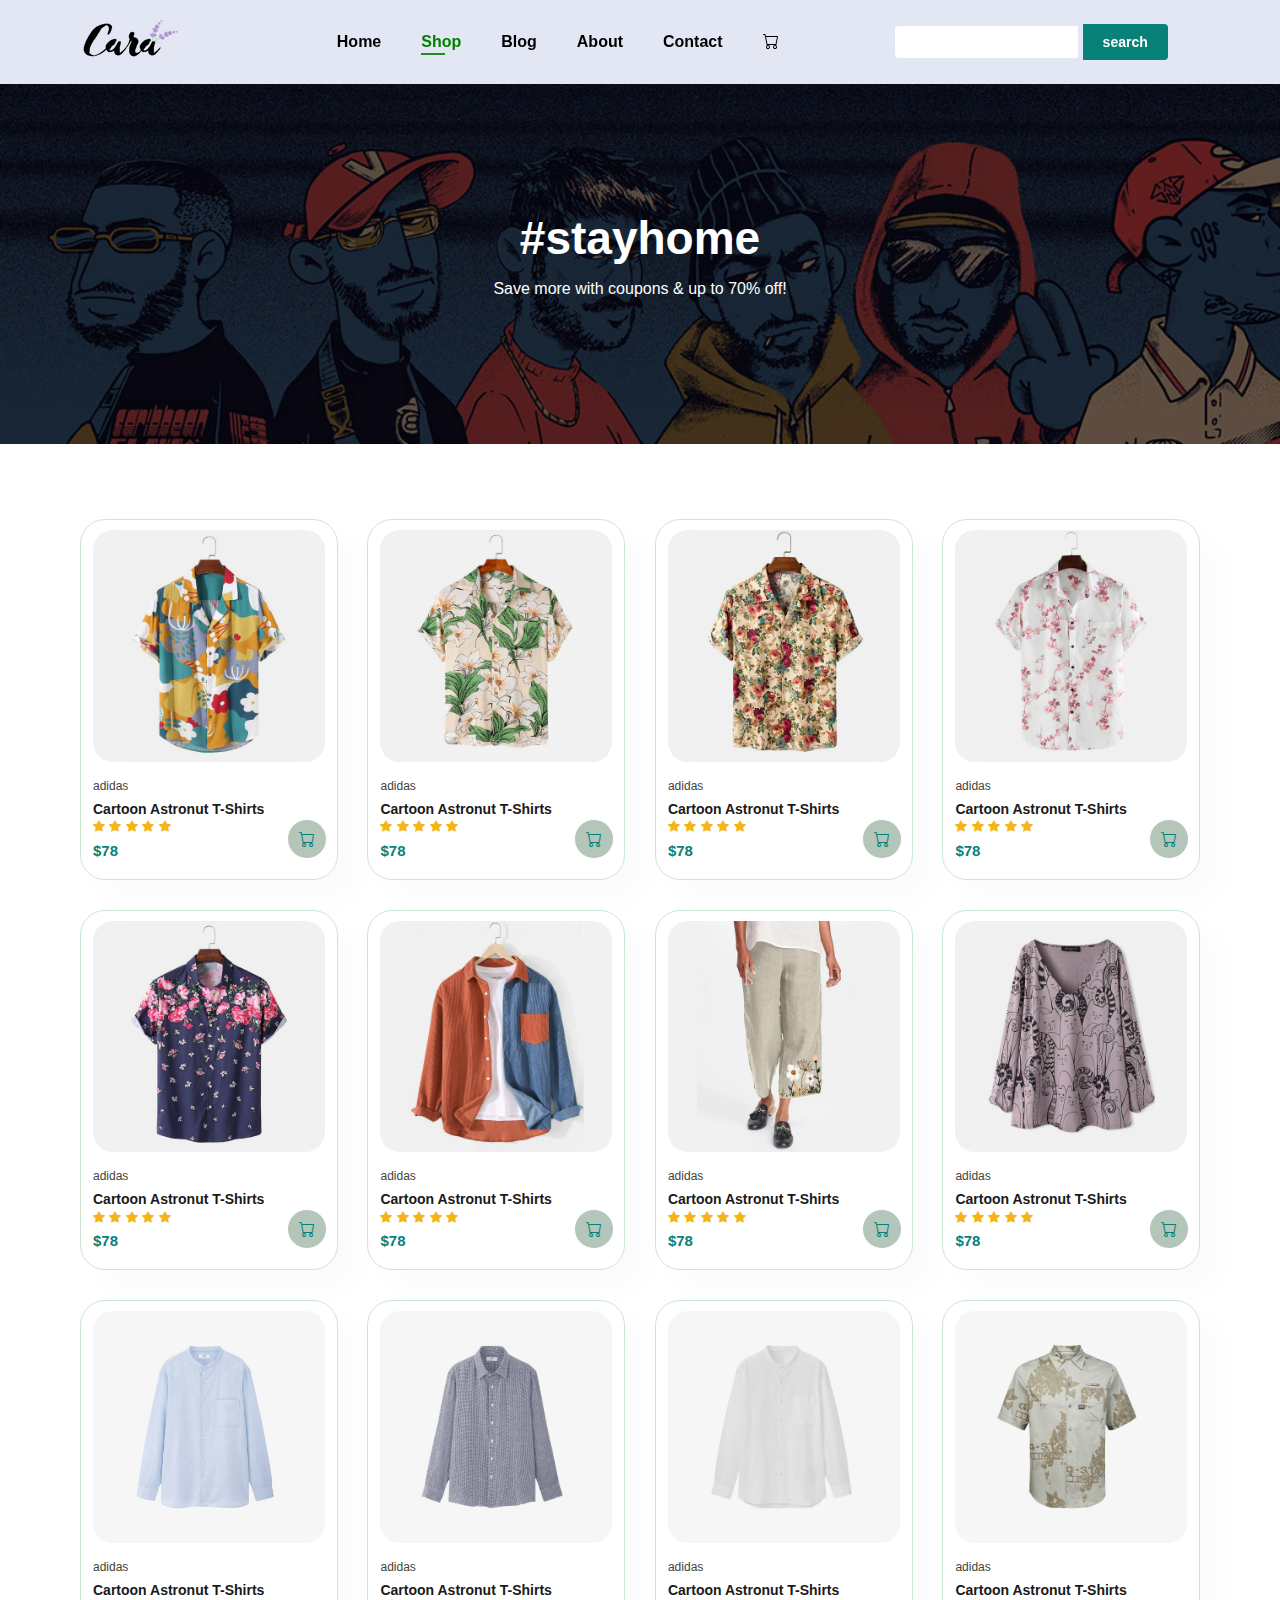
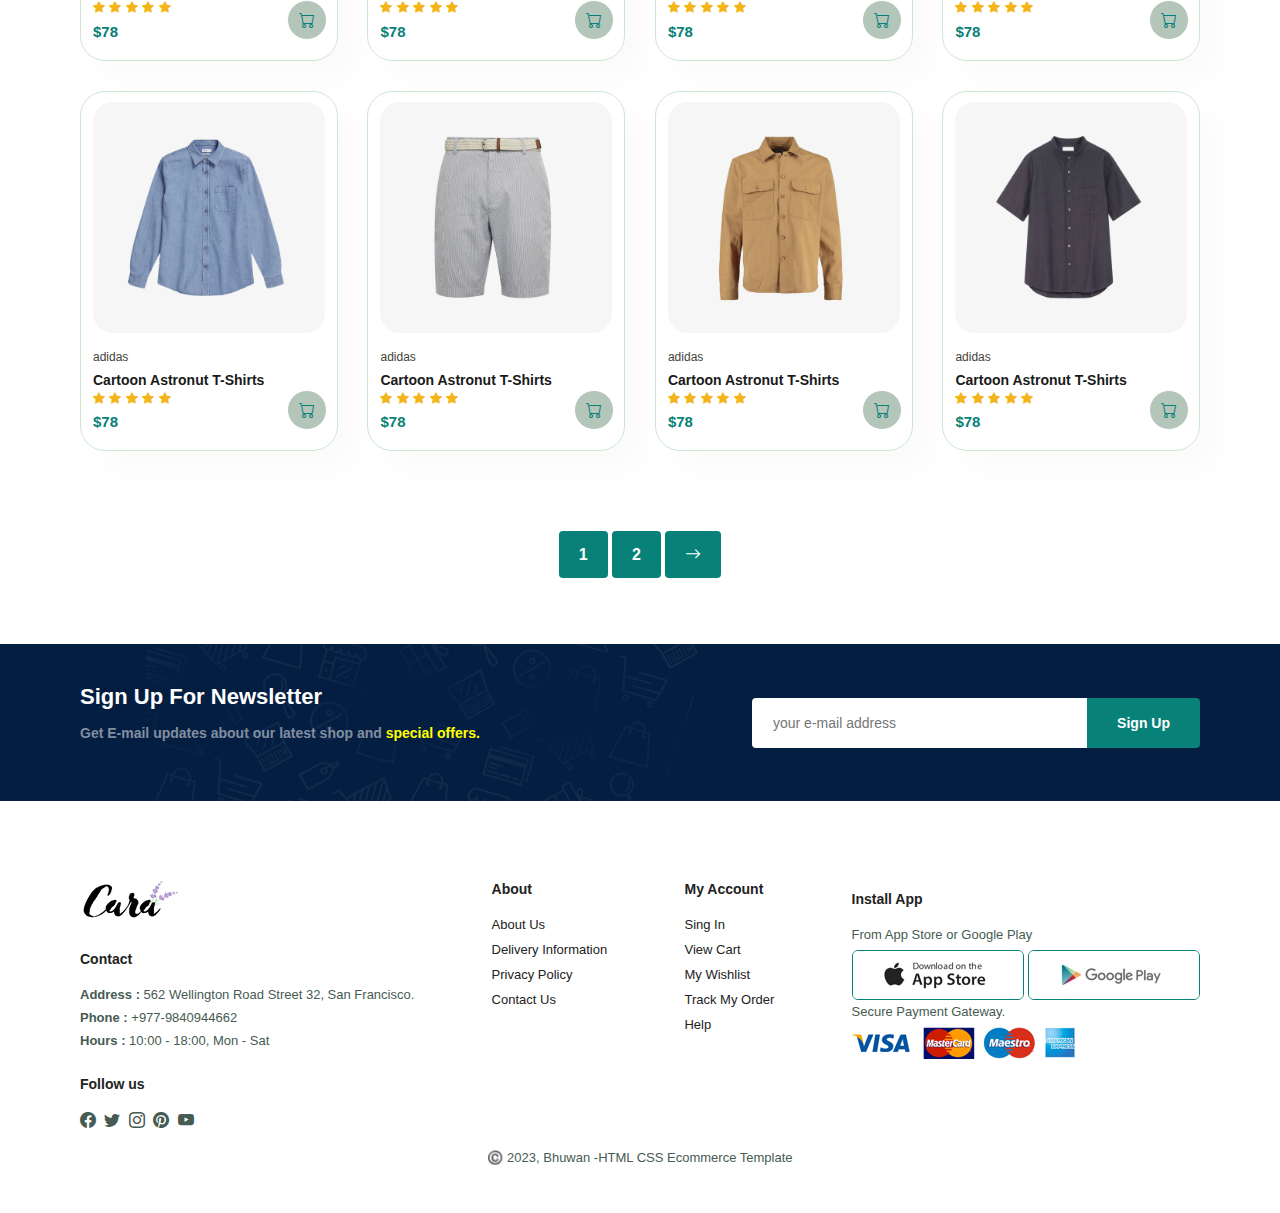
<file: shop.html>
<!DOCTYPE html>
<html lang="en">

<head>
    <meta charset="UTF-8">
    <meta name="viewport" content="width=device-width, initial-scale=1.0">
    <title><e-commerce></e-commerce></title>
    <link rel="stylesheet" href="style.css">
    <link rel="stylesheet" href="https://cdn.jsdelivr.net/npm/bootstrap-icons@1.10.2/font/bootstrap-icons.css">
</head>

<body>
    <!-- navbar section -->

    <section id="header">
        <a href="#"><img src="products/logo.png" alt="" class="logo"></a>
        <div>
            <ul id="navbar">
                <li><a  href="index.html">Home</a></li>
                <li><a class="active" href="shop.html">Shop</a></li>
                <li><a href="blog.html">Blog</a></li>
                <li><a href="about.html">About</a></li>
                <li><a href="contact.html">Contact</a></li>
                <li id="lg-bag"><a href="cart.html"><i class="bi bi-cart"></i></a></li>
                <a href="#" id="close"><i class="bi bi-x"></i></a>
            </ul>
        </div>

        <div id="mobile">
            <a href="cart.html"><i class="bi bi-cart"></i></a>
            <i id="bar" class="bi bi-list"></i>
        </div>

        <form id="sear" action="">
            <input type="search">
            <button id="sear" class="normal">search</button>
        </form>

    </section>

    <!-- Home page photo -->
    <section id="page-header">

        <h2>#stayhome</h2>
        <p>Save more with coupons & up to 70% off! </p>
    </section>



    <!-- product1 section -->
    <section id="product1" class="section-p1">


        <div class="pro-container">
            <div class="pro" onclick="window.location.href='sproduct.html'">
                <img src="product/f1.jpg" alt="">
                <div class="des">
                    <span>adidas</span>
                    <h5>Cartoon Astronut T-Shirts</h5>
                    <div class="star">
                        <i class="bi bi-star-fill"></i>
                        <i class="bi bi-star-fill"></i>
                        <i class="bi bi-star-fill"></i>
                        <i class="bi bi-star-fill"></i>
                        <i class="bi bi-star-fill"></i>
                    </div>
                    <h4>$78</h4>
                </div>
                <a href="#"><i class="bi bi-cart cart"></i></a>

            </div>

            <div class="pro"  onclick="window.location.href='sproduct.html'">
                <img src="product/f2.jpg" alt="">
                <div class="des">
                    <span>adidas</span>
                    <h5>Cartoon Astronut T-Shirts</h5>
                    <div class="star">
                        <i class="bi bi-star-fill"></i>
                        <i class="bi bi-star-fill"></i>
                        <i class="bi bi-star-fill"></i>
                        <i class="bi bi-star-fill"></i>
                        <i class="bi bi-star-fill"></i>
                    </div>
                    <h4>$78</h4>
                </div>
                <a href="#"><i class="bi bi-cart cart"></i></a>

            </div>


            <div class="pro"  onclick="window.location.href='sproduct.html'">
                <img src="product/f3.jpg" alt="">
                <div class="des">
                    <span>adidas</span>
                    <h5>Cartoon Astronut T-Shirts</h5>
                    <div class="star">
                        <i class="bi bi-star-fill"></i>
                        <i class="bi bi-star-fill"></i>
                        <i class="bi bi-star-fill"></i>
                        <i class="bi bi-star-fill"></i>
                        <i class="bi bi-star-fill"></i>
                    </div>
                    <h4>$78</h4>
                </div>
                <a href="#"><i class="bi bi-cart cart"></i></a>

            </div>


            <div class="pro"  onclick="window.location.href='sproduct.html'">
                <img src="product/f4.jpg" alt="">
                <div class="des">
                    <span>adidas</span>
                    <h5>Cartoon Astronut T-Shirts</h5>
                    <div class="star">
                        <i class="bi bi-star-fill"></i>
                        <i class="bi bi-star-fill"></i>
                        <i class="bi bi-star-fill"></i>
                        <i class="bi bi-star-fill"></i>
                        <i class="bi bi-star-fill"></i>
                    </div>
                    <h4>$78</h4>
                </div>
                <a href="#"><i class="bi bi-cart cart"></i></a>

            </div>


            <div class="pro" >
                <img src="product/f5.jpg" alt="">
                <div class="des">
                    <span>adidas</span>
                    <h5>Cartoon Astronut T-Shirts</h5>
                    <div class="star">
                        <i class="bi bi-star-fill"></i>
                        <i class="bi bi-star-fill"></i>
                        <i class="bi bi-star-fill"></i>
                        <i class="bi bi-star-fill"></i>
                        <i class="bi bi-star-fill"></i>
                    </div>
                    <h4>$78</h4>
                </div>
                <a href="#"><i class="bi bi-cart cart"></i></a>

            </div>


            <div class="pro">
                <img src="product/f6.jpg" alt="">
                <div class="des">
                    <span>adidas</span>
                    <h5>Cartoon Astronut T-Shirts</h5>
                    <div class="star">
                        <i class="bi bi-star-fill"></i>
                        <i class="bi bi-star-fill"></i>
                        <i class="bi bi-star-fill"></i>
                        <i class="bi bi-star-fill"></i>
                        <i class="bi bi-star-fill"></i>
                    </div>
                    <h4>$78</h4>
                </div>
                <a href="#"><i class="bi bi-cart cart"></i></a>

            </div>


            <div class="pro">
                <img src="product/f7.jpg" alt="">
                <div class="des">
                    <span>adidas</span>
                    <h5>Cartoon Astronut T-Shirts</h5>
                    <div class="star">
                        <i class="bi bi-star-fill"></i>
                        <i class="bi bi-star-fill"></i>
                        <i class="bi bi-star-fill"></i>
                        <i class="bi bi-star-fill"></i>
                        <i class="bi bi-star-fill"></i>
                    </div>
                    <h4>$78</h4>
                </div>
                <a href="#"><i class="bi bi-cart cart"></i></a>

            </div>



            <div class="pro">
                <img src="product/f8.jpg" alt="">
                <div class="des">
                    <span>adidas</span>
                    <h5>Cartoon Astronut T-Shirts</h5>
                    <div class="star">
                        <i class="bi bi-star-fill"></i>
                        <i class="bi bi-star-fill"></i>
                        <i class="bi bi-star-fill"></i>
                        <i class="bi bi-star-fill"></i>
                        <i class="bi bi-star-fill"></i>
                    </div>
                    <h4>$78</h4>
                </div>
                <a href="#"><i class="bi bi-cart cart"></i></a>

            </div>

        



   


    <!-- product2 section -->
   
            <div class="pro">
                <img src="product/n1.jpg" alt="">
                <div class="des">
                    <span>adidas</span>
                    <h5>Cartoon Astronut T-Shirts</h5>
                    <div class="star">
                        <i class="bi bi-star-fill"></i>
                        <i class="bi bi-star-fill"></i>
                        <i class="bi bi-star-fill"></i>
                        <i class="bi bi-star-fill"></i>
                        <i class="bi bi-star-fill"></i>
                    </div>
                    <h4>$78</h4>
                </div>
                <a href="#"><i class="bi bi-cart cart"></i></a>

            </div>

            <div class="pro">
                <img src="product/n2.jpg" alt="">
                <div class="des">
                    <span>adidas</span>
                    <h5>Cartoon Astronut T-Shirts</h5>
                    <div class="star">
                        <i class="bi bi-star-fill"></i>
                        <i class="bi bi-star-fill"></i>
                        <i class="bi bi-star-fill"></i>
                        <i class="bi bi-star-fill"></i>
                        <i class="bi bi-star-fill"></i>
                    </div>
                    <h4>$78</h4>
                </div>
                <a href="#"><i class="bi bi-cart cart"></i></a>

            </div>


            <div class="pro">
                <img src="product/n3.jpg" alt="">
                <div class="des">
                    <span>adidas</span>
                    <h5>Cartoon Astronut T-Shirts</h5>
                    <div class="star">
                        <i class="bi bi-star-fill"></i>
                        <i class="bi bi-star-fill"></i>
                        <i class="bi bi-star-fill"></i>
                        <i class="bi bi-star-fill"></i>
                        <i class="bi bi-star-fill"></i>
                    </div>
                    <h4>$78</h4>
                </div>
                <a href="#"><i class="bi bi-cart cart"></i></a>

            </div>


            <div class="pro">
                <img src="product/n4.jpg" alt="">
                <div class="des">
                    <span>adidas</span>
                    <h5>Cartoon Astronut T-Shirts</h5>
                    <div class="star">
                        <i class="bi bi-star-fill"></i>
                        <i class="bi bi-star-fill"></i>
                        <i class="bi bi-star-fill"></i>
                        <i class="bi bi-star-fill"></i>
                        <i class="bi bi-star-fill"></i>
                    </div>
                    <h4>$78</h4>
                </div>
                <a href="#"><i class="bi bi-cart cart"></i></a>

            </div>


            <div class="pro">
                <img src="product/n5.jpg" alt="">
                <div class="des">
                    <span>adidas</span>
                    <h5>Cartoon Astronut T-Shirts</h5>
                    <div class="star">
                        <i class="bi bi-star-fill"></i>
                        <i class="bi bi-star-fill"></i>
                        <i class="bi bi-star-fill"></i>
                        <i class="bi bi-star-fill"></i>
                        <i class="bi bi-star-fill"></i>
                    </div>
                    <h4>$78</h4>
                </div>
                <a href="#"><i class="bi bi-cart cart"></i></a>

            </div>


            <div class="pro">
                <img src="product/n6.jpg" alt="">
                <div class="des">
                    <span>adidas</span>
                    <h5>Cartoon Astronut T-Shirts</h5>
                    <div class="star">
                        <i class="bi bi-star-fill"></i>
                        <i class="bi bi-star-fill"></i>
                        <i class="bi bi-star-fill"></i>
                        <i class="bi bi-star-fill"></i>
                        <i class="bi bi-star-fill"></i>
                    </div>
                    <h4>$78</h4>
                </div>
                <a href="#"><i class="bi bi-cart cart"></i></a>

            </div>


            <div class="pro">
                <img src="product/n7.jpg" alt="">
                <div class="des">
                    <span>adidas</span>
                    <h5>Cartoon Astronut T-Shirts</h5>
                    <div class="star">
                        <i class="bi bi-star-fill"></i>
                        <i class="bi bi-star-fill"></i>
                        <i class="bi bi-star-fill"></i>
                        <i class="bi bi-star-fill"></i>
                        <i class="bi bi-star-fill"></i>
                    </div>
                    <h4>$78</h4>
                </div>
                <a href="#"><i class="bi bi-cart cart"></i></a>

            </div>



            <div class="pro">
                <img src="product/n8.jpg" alt="">
                <div class="des">
                    <span>adidas</span>
                    <h5>Cartoon Astronut T-Shirts</h5>
                    <div class="star">
                        <i class="bi bi-star-fill"></i>
                        <i class="bi bi-star-fill"></i>
                        <i class="bi bi-star-fill"></i>
                        <i class="bi bi-star-fill"></i>
                        <i class="bi bi-star-fill"></i>
                    </div>
                    <h4>$78</h4>
                </div>
                <a href="#"><i class="bi bi-cart cart"></i></a>

            </div>

        </div>

    </section>


    <section id="pagination" class="section-p1" >
        <a href="#">1</a>
        <a href="#">2</a>
        <a href="#"><i class="bi bi-arrow-right"></i></a>
    </section>

    <!-- newsletter section -->

    <section id="newsletter" class="section-p1 section-m1  ">

        <div class="newstext">
            <h4>Sign Up For Newsletter</h4>
            <p>Get E-mail updates about our latest shop and <span>special offers.</span> </p>
        </div>

        <div class="form">
            <input type="text" placeholder="your e-mail address">
            <button class="normal">Sign Up</button>

        </div>
    </section>

<!-- footer -->
    <footer class="section-p1">
        <div class="col">
            <img class="logo" src="products/logo.png" alt="">
            <h4>Contact</h4>
            <p><strong>Address :</strong> 562 Wellington Road Street 32, San Francisco.</p>
            <p><strong>Phone :</strong> +977-9840944662</p>
            <p><strong>Hours :</strong> 10:00 - 18:00, Mon - Sat</p>
            <div class="follow">
                <h4>Follow us</h4>
                <div class="icon">
                    <i class="bi bi-facebook"></i>
                    <i class="bi bi-twitter"></i>
                    <i class="bi bi-instagram"></i>
                    <i class="bi bi-pinterest"></i>
                    <i class="bi bi-youtube"></i>
                </div>
            </div>
        </div>

        <div class="col">
            <h4>About</h4>
            <a href="#">About Us</a>
            <a href="#">Delivery Information</a>
            <a href="#">Privacy Policy</a>
            <a href="#">Contact Us</a>
        </div>


        <div class="col">
            <h4>My Account</h4>
            <a href="#">Sing In</a>
            <a href="#">View Cart</a>
            <a href="#">My Wishlist</a>
            <a href="#">Track My Order</a>
            <a href="#">Help</a>
        </div>

        <div class="col install">
            <h4>Install App</h4>
            <p>From App Store or Google Play</p>
            <div class="row">
                <img src="pay/app.jpg" alt="">
                <img src="pay/play.jpg" alt="">
            </div>
            <p>Secure Payment Gateway.</p>
            <img src="pay/pay.png" alt="">
        </div>

<div class="copyright">
    <p>©️ 2023, Bhuwan  -HTML CSS Ecommerce Template</p>
</div>


    </footer>





    <script src="script.js"></script>
</body>

</html>
</file>
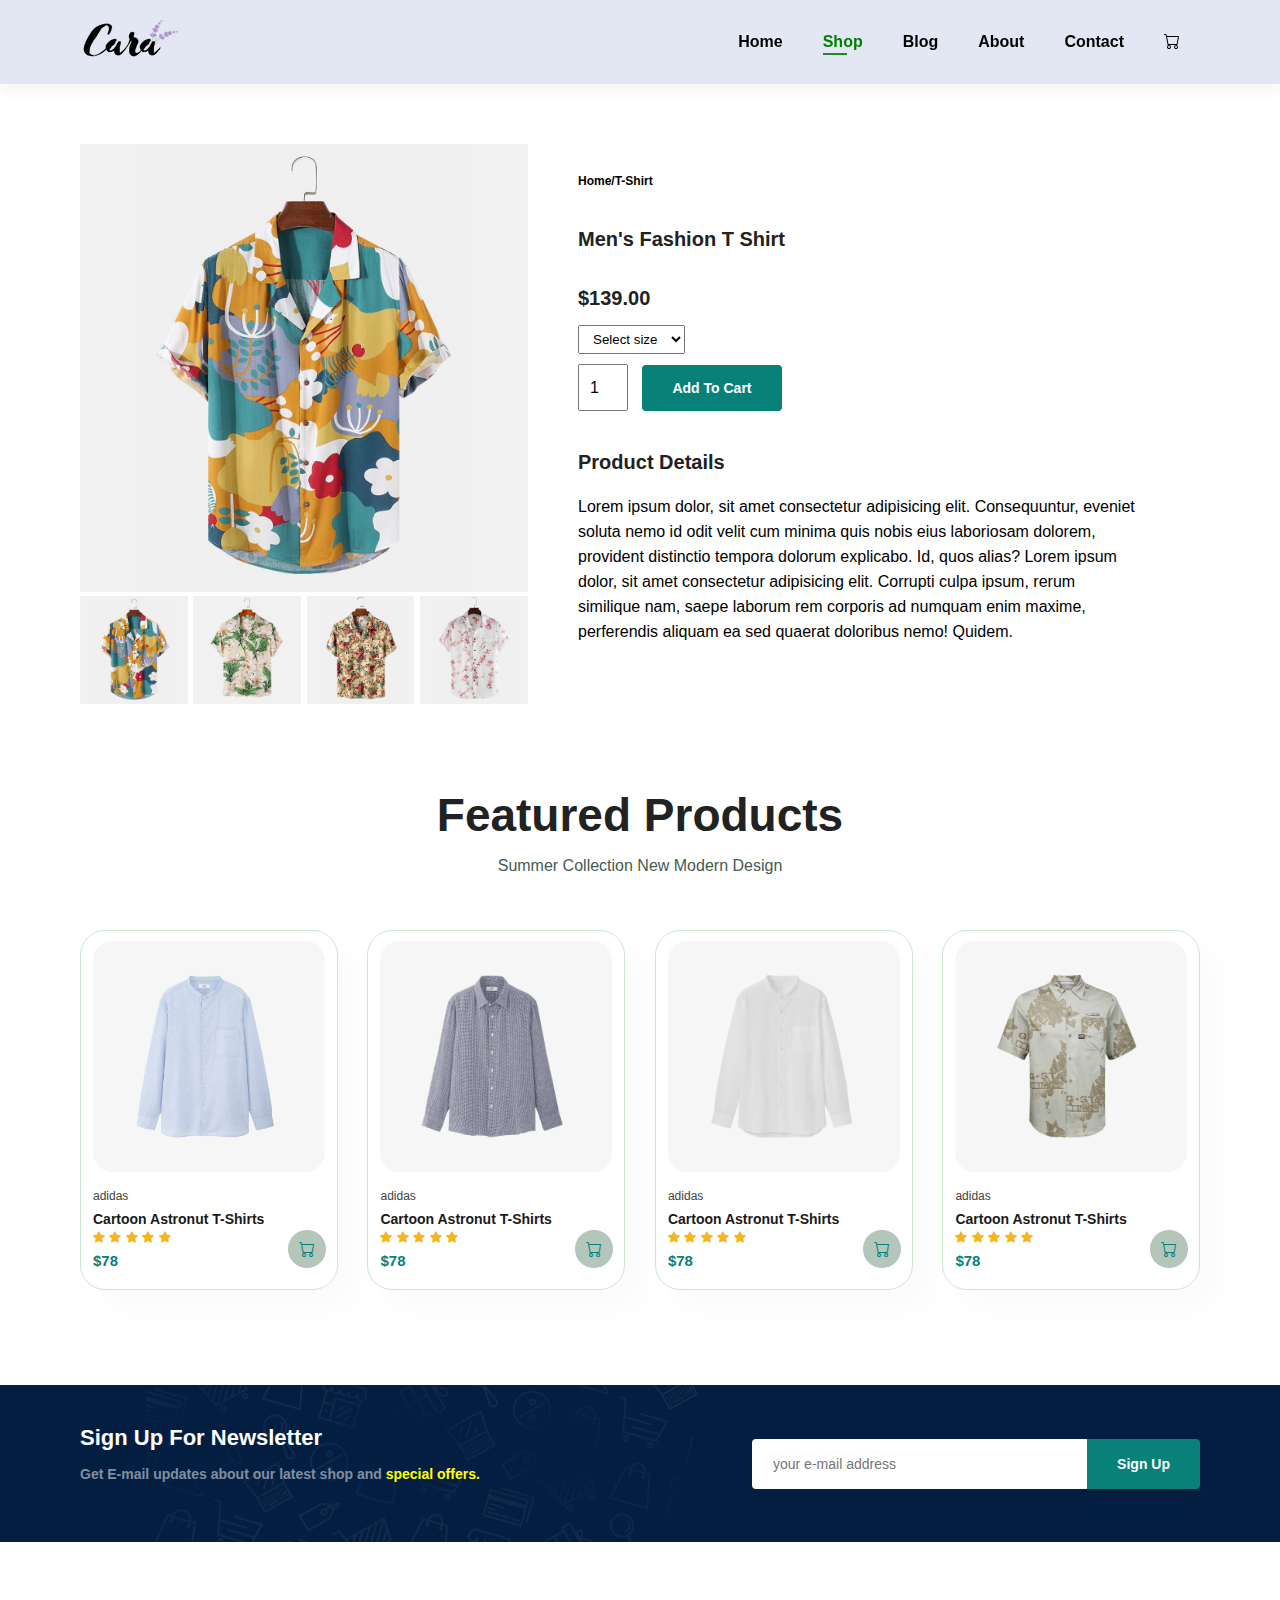
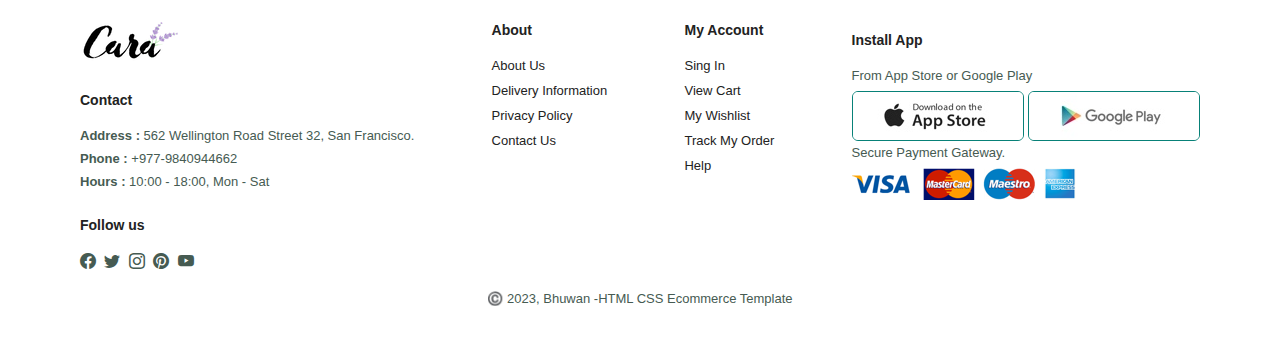
<file: sproduct.html>
<!DOCTYPE html>
<html lang="en">

<head>
    <meta charset="UTF-8">
    <meta name="viewport" content="width=device-width, initial-scale=1.0">
    <title><e-commerce></e-commerce></title>
    <link rel="stylesheet" href="style.css">
    <link rel="stylesheet" href="https://cdn.jsdelivr.net/npm/bootstrap-icons@1.10.2/font/bootstrap-icons.css">
</head>

<body>
    <!-- navbar section -->

    <section id="header">
        <a href="#"><img src="products/logo.png" alt="" class="logo"></a>
        <div>
            <ul id="navbar">
                <li><a href="index.html">Home</a></li>
                <li><a class="active" href="shop.html">Shop</a></li>
                <li><a href="blog.html">Blog</a></li>
                <li><a href="about.html">About</a></li>
                <li><a href="contact.html">Contact</a></li>
                <li id="lg-bag"><a href="cart.html"><i class="bi bi-cart"></i></a></li>
                <a href="#" id="close"><i class="bi bi-x"></i></a>
               
            </ul>
        </div>

        <div id="mobile">
            <a href="cart.html"><i class="bi bi-cart"></i></a>
            <i id="bar" class="bi bi-list"></i>
        </div>

    </section>

    <section id="prodetails" class="section-p1">
        <div class="single-pro-image">
            <img src="product/f1.jpg" width="100%" id="MainImg" alt="">

            <div class="small-img-group">
                <div class="small-img-col">
                    <img src="product/f1.jpg" width="100%" class="small-img" alt="">
                </div>
                <div class="small-img-col">
                    <img src="product/f2.jpg" width="100%" class="small-img" alt="">
                </div>
                <div class="small-img-col">
                    <img src="product/f3.jpg" width="100%" class="small-img" alt="">
                </div>
                <div class="small-img-col">
                    <img src="product/f4.jpg" width="100%" class="small-img" alt="">
                </div>
            </div>
        </div>

        <div class="single-pro-details">
            <h6>Home/T-Shirt</h6>
            <h4>Men's Fashion T Shirt</h4>
            <h2>$139.00</h2>
            <select>
                <option value>Select size</option>
                <option value>XL</option>
                <option value>XXl</option>
                <option value>Small</option>
                <option value>Large</option>
            </select>
            <input type="number" value="1">
            <button class="normal">Add To Cart</button>
            <h4>Product Details</h4>
            <span>Lorem ipsum dolor, sit amet consectetur adipisicing elit. Consequuntur, eveniet soluta nemo id odit
                velit cum minima quis nobis eius laboriosam dolorem, provident distinctio tempora
                dolorum explicabo. Id, quos alias? Lorem ipsum dolor, sit amet consectetur adipisicing elit. Corrupti
                culpa ipsum, rerum similique nam, saepe laborum rem corporis ad numquam enim maxime, perferendis aliquam
                ea
                sed quaerat doloribus nemo! Quidem.</span>

        </div>


    </section>

    <section id="product1" class="section-p1">

        <h2>Featured Products</h2>
        <p>Summer Collection New Modern Design</p>
        <div class="pro-container">
            <div class="pro">
                <img src="product/n1.jpg" alt="">
                <div class="des">
                    <span>adidas</span>
                    <h5>Cartoon Astronut T-Shirts</h5>
                    <div class="star">
                        <i class="bi bi-star-fill"></i>
                        <i class="bi bi-star-fill"></i>
                        <i class="bi bi-star-fill"></i>
                        <i class="bi bi-star-fill"></i>
                        <i class="bi bi-star-fill"></i>
                    </div>
                    <h4>$78</h4>
                </div>
                <a href="#"><i class="bi bi-cart cart"></i></a>

            </div>

            <div class="pro">
                <img src="product/n2.jpg" alt="">
                <div class="des">
                    <span>adidas</span>
                    <h5>Cartoon Astronut T-Shirts</h5>
                    <div class="star">
                        <i class="bi bi-star-fill"></i>
                        <i class="bi bi-star-fill"></i>
                        <i class="bi bi-star-fill"></i>
                        <i class="bi bi-star-fill"></i>
                        <i class="bi bi-star-fill"></i>
                    </div>
                    <h4>$78</h4>
                </div>
                <a href="#"><i class="bi bi-cart cart"></i></a>

            </div>


            <div class="pro">
                <img src="product/n3.jpg" alt="">
                <div class="des">
                    <span>adidas</span>
                    <h5>Cartoon Astronut T-Shirts</h5>
                    <div class="star">
                        <i class="bi bi-star-fill"></i>
                        <i class="bi bi-star-fill"></i>
                        <i class="bi bi-star-fill"></i>
                        <i class="bi bi-star-fill"></i>
                        <i class="bi bi-star-fill"></i>
                    </div>
                    <h4>$78</h4>
                </div>
                <a href="#"><i class="bi bi-cart cart"></i></a>

            </div>


            <div class="pro">
                <img src="product/n4.jpg" alt="">
                <div class="des">
                    <span>adidas</span>
                    <h5>Cartoon Astronut T-Shirts</h5>
                    <div class="star">
                        <i class="bi bi-star-fill"></i>
                        <i class="bi bi-star-fill"></i>
                        <i class="bi bi-star-fill"></i>
                        <i class="bi bi-star-fill"></i>
                        <i class="bi bi-star-fill"></i>
                    </div>
                    <h4>$78</h4>
                </div>
                <a href="#"><i class="bi bi-cart cart"></i></a>

            </div>





        </div>

    </section>



    <!-- newsletter section -->

    <section id="newsletter" class="section-p1 section-m1  ">

        <div class="newstext">
            <h4>Sign Up For Newsletter</h4>
            <p>Get E-mail updates about our latest shop and <span>special offers.</span> </p>
        </div>

        <div class="form">
            <input type="text" placeholder="your e-mail address">
            <button class="normal">Sign Up</button>

        </div>
    </section>

    <!-- footer -->
    <footer class="section-p1">
        <div class="col">
            <img class="logo" src="products/logo.png" alt="">
            <h4>Contact</h4>
            <p><strong>Address :</strong> 562 Wellington Road Street 32, San Francisco.</p>
            <p><strong>Phone :</strong> +977-9840944662</p>
            <p><strong>Hours :</strong> 10:00 - 18:00, Mon - Sat</p>
            <div class="follow">
                <h4>Follow us</h4>
                <div class="icon">
                    <i class="bi bi-facebook"></i>
                    <i class="bi bi-twitter"></i>
                    <i class="bi bi-instagram"></i>
                    <i class="bi bi-pinterest"></i>
                    <i class="bi bi-youtube"></i>
                </div>
            </div>
        </div>

        <div class="col">
            <h4>About</h4>
            <a href="#">About Us</a>
            <a href="#">Delivery Information</a>
            <a href="#">Privacy Policy</a>
            <a href="#">Contact Us</a>
        </div>


        <div class="col">
            <h4>My Account</h4>
            <a href="#">Sing In</a>
            <a href="#">View Cart</a>
            <a href="#">My Wishlist</a>
            <a href="#">Track My Order</a>
            <a href="#">Help</a>
        </div>

        <div class="col install">
            <h4>Install App</h4>
            <p>From App Store or Google Play</p>
            <div class="row">
                <img src="pay/app.jpg" alt="">
                <img src="pay/play.jpg" alt="">
            </div>
            <p>Secure Payment Gateway.</p>
            <img src="pay/pay.png" alt="">
        </div>

        <div class="copyright">
            <p>©️ 2023, Bhuwan -HTML CSS Ecommerce Template</p>
        </div>


    </footer>

    <script>
        var MainImg = document.getElementById("MainImg");
        var smallimg = document.getElementsByClassName("small-img");
        smallimg[0].onclick = function () {
            MainImg.src = smallimg[0].src;
        }
        smallimg[1].onclick = function () {
            MainImg.src = smallimg[1].src;
        }

        smallimg[2].onclick = function () {
            MainImg.src = smallimg[2].src;
        }

        smallimg[3].onclick = function () {
            MainImg.src = smallimg[3].src;
        }

    </script>


    <script src="script.js"></script>
</body>

</html>
</file>
<file: style.css>
@import url('https://fonts.googleapis.com/css2?family=League+Spartan:wght@100;200;300;400;500;600;700;800;900&family=Poppins:wght@100;200;300;400;500;600&display=swap');

* {
    margin: 0;
    padding: 0;
    box-sizing: border-box;
    font-family: 'Spartan', sans-serif;
}

h1 {
    font-size: 50px;
    line-height: 64px;
    color: #222;

}

h2 {
    font-size: 46px;
    line-height: 54px;
    color: #222;

}

h4 {
    font-size: 20px;
    color: #222;


}

h6 {
    font-weight: 700;
    font-size: 12px;

}

p {
    font-size: 16px;
    color: #465b52;
    margin: 15px 0 20px 0;

}

.section-p1 {
    padding: 40px 80px;

}

.section-m1 {
    margin: 40px 0;

}

button.normal {
    font-size: 14px;
    font-weight: 600;
    padding: 15px 30px;
    color: #000;
    background-color: white;
    border-radius: 4px;
    cursor: pointer;
    border: none;
    outline: none;
    transition: 0.2s;

}

body {
    width: 100%;
}

/* Navbar section */

#header {
    display: flex;
    align-items: center;
    justify-content: space-between;
    padding: 20px 80px;
    background: #E3E6f3;
    box-shadow: 0 5px 15px rgba(46, 36, 36, 0.06);
    z-index: 999;
    position: sticky;
    top: 0;
    left: 0;



}

#navbar {
    display: flex;
    align-items: center;
    justify-content: center;
}

#navbar li {
    list-style: none;
    padding: 0 20px;
    position: relative;

}

#navbar li a {
    text-decoration: none;
    font-size: 16px;
    font-weight: 600;
    color: black;
    transition: 0.3s ease;

}

#navbar li a:hover,
#navbar li a.active {
    color: green;
}

#navbar li a.active::after,
#navbar li a:hover::after {
    content: "";
    width: 30%;
    height: 2px;
    background-color: forestgreen;
    position: absolute;
    bottom: -4px;
    left: 20px;

}

#mobile{
    display: none;
    align-items: center;
}


#close{
    display: none;
}


/* shop search button */

#sear input{
    height: 2rem;
    padding: 0 1rem;
    font-size: 14px;
    width: 60%;
    border: 1px solid transparent;
    border-radius: 4px;
    outline: none;
    border-top-right-radius: 0;
    border-bottom-right-radius: 0;

}

#sear .normal{
    background-color: #088178;
    color:white ;
    white-space: nowrap ;
    border-top-left-radius: 0;
    border-bottom-left-radius: 0;
    padding: 10px 20px;
}

/* Home page photo section */

#hero {
    background-image: url("/products/hero4.png");
    height: 90vh;
    width: 100%;
    background-size: cover;
    background-position: top 25% right 0;
    padding: 0 80px;
    display: flex;
    flex-direction: column;
    align-items: flex-start;
    justify-content: center;
}

#hero h4 {
    padding-bottom: 13px;


}

#hero h1 {
    color: #088178;
}

#hero button {
    background-image: url("/products/button.png");
    background-color: transparent;
    color: #088178;
    border: 0;
    padding: 14px 80px 14px 65px;
    background-repeat: no-repeat;
    cursor: pointer;
    font-weight: 700;
    font-size: 15px;
}

/* Feature section */

#feature {
    display: flex;
    align-items: center;
    justify-content: space-between;
    flex-wrap: wrap;
}

#feature .fe-box {
    width: 150px;
    text-align: center;
    padding: 20px 10px;
    box-shadow: 20px 20px 34px rgba(0, 0, 0, 0.03);
    border: 1px solid #E3E6f3;
    border-radius: 4px;
    margin: 15px 0;
}


#feature .fe-box:hover {
    box-shadow: 10px 10px 54px rgba(70, 62, 221, 0.1);


}


#feature .fe-box img {
    width: 100%;
    margin-bottom: 10px;
}

#feature .fe-box h6 {
    display: inline-block;
    padding: 9px 8px 6px 8px;
    line-height: 1;
    border-radius: 4px;
    border: #088178;
    background-color: #fddde4;
}


#feature .fe-box:nth-child(2) h6 {
    background-color: #cdebbc;
}

#feature .fe-box:nth-child(3) h6 {
    background-color: #d1e8f2;
}

#feature .fe-box:nth-child(4) h6 {
    background-color: #cdd4f8;
}

#feature .fe-box:nth-child(5) h6 {
    background-color: #f6f6f6;
}

#feature .fe-box:nth-child(6) h6 {
    background-color: #fff2e5;
}




/* product 1 section */

#product1 {
    text-align: center;
}

#product1 .pro {
    width: 23%;
    min-width: 250px;
    padding: 10px 12px;
    border-radius: 25px;
    cursor: pointer;
    box-shadow: 20px 20px 30px rgba(0, 0, 0, 0.02);
    margin: 15px 0;
    border: 1px solid #cce7d0;
    transition: 0.2s ease;
    position: relative;
}


#product1 .pro:hover {

    box-shadow: 20px 20px 30px rgba(0, 0, 0, 0.06);
}

#product1 .pro img {
    width: 100%;
    border-radius: 20px;
}

#product1 .pro .des {
    text-align: start;
    padding: 10px 0;
}

#product1 .pro .des span {
    color: #434339;
    font-size: 12px;
}

#product1 .pro .des h5 {
    padding-top: 7px;
    color: #1a1a1a;
    font-size: 14px;
}

#product1 .pro .des i {
    font-size: 12px;
    color: rgb(243, 181, 25);

}

#product1 .pro .des h4 {
    padding-top: 7px;
    font-size: 15px;
    color: #088178;

}

#product1 .pro .cart {
    width: 40px;
    height: 40px;
    line-height: 40px;
    border-radius: 50px;
    background-color: rgb(180, 197, 186);
    font-weight: 500;
    color: #088178;
    border: 1px solid white;
    position: absolute;
    bottom: 20px;
    right: 10px;


}


#product1 .pro-container {
    display: flex;
    flex-wrap: wrap;
    justify-content: space-between;
    padding-top: 20px;
}





/* banner section */

#banner {
    display: flex;
    flex-direction: column;
    justify-content: center;
    align-items: center;
    text-align: center;
    background-image: url("banner/b2.jpg");
    width: 100%;
    height: 40vh;
    background-size: cover;
    background-position: center;

}

#banner h4 {
    color: white;
    font-size: 16px;
}

#banner h2 {
    color: white;
    font-size: 30px;
    padding: 10px 0;


}

#banner h2 span {
    color: rgb(167, 20, 20);
    font-size: 30px;
    padding: 10px 0;


}

#banner button:hover {
    background-color: #088178;
    color: white;
}





/* product 2 section */


#sm-banner {
    display: flex;
    justify-content: space-between;
    flex-wrap: wrap;

}

#sm-banner .banner-box {
    display: flex;
    flex-direction: column;
    justify-content: center;
    align-items: flex-start;
    background-image: url("banner/b17.jpg");
    min-width:530px;
    height: 50vh;
    background-size: cover;
    background-position: center;
    padding: 30px;


}


#sm-banner .banner-box2{
    background-image: url("banner/b10.jpg");
}

#sm-banner h4 {
    color: white;
    font-size: 20px;
    font-weight: 300;
}

#sm-banner h2 {
    color: white;
    font-size: 28px;
    font-weight: 800;
}


#sm-banner span {
    color: white;
    font-size: 14px;
    font-weight: 500;
    padding: 15px;
}


button.white {
    font-size: 13px;
    font-weight: 600;
    padding: 11px 18px;
    color: #f5ebeb;
    background-color: transparent;
    cursor: pointer;
    border: 1px solid white;
    outline: none;
    transition: 0.2s;

}


#sm-banner .banner-box:hover button{
    background: #088178;
     border: 1px solid #088178;
     
}


/* banner 3 section  */

#banner3{
    display: flex;
    justify-content: space-between;
    flex-wrap: wrap;
    padding: 0 80px;
}
#banner3 .banner-box {
    display: flex;
    flex-direction: column;
    justify-content: center;
    align-items: flex-start;
    background-image: url("banner/b7.jpg");
    min-width:30%;
    height: 30vh;
    background-size: cover;
    background-position: center;
    padding: 20px;
     margin-bottom: 20px;


}

#banner3 .banner-box2{
    background-image: url("banner/b4.jpg");
}

#banner3 .banner-box3{
    background-image: url("banner/b18.jpg");
}


#banner3 h2{
    color: white;
    font-weight: 900;
    font-size: 22px;
}

#banner3 h3{
    color: red;
    font-weight: 800;
    font-size: 15px;
}


/* newsletter section */
#newsletter{
    display: flex;
    justify-content: space-between;
    flex-wrap: wrap;
    align-items: center;
    background-image: url("banner/b14.png");
    background-repeat: no-repeat;
    background-position: 20% 30%;
    background-color: #041e42;
}


#newsletter h4{
    font-size: 22px;
    font-weight: 700;
    color: white;
}

#newsletter p{
    font-size: 14px;
    font-weight: 600;
    color: #818ea0;
}


#newsletter p span{

color: yellow;

}

#newsletter .form{
    display: flex;
    width: 40%;

}

#newsletter input{
    height: 3.125rem;
    padding: 0 1.25rem;
    font-size: 14px;
    width: 100%;
    border: 1px solid transparent;
    border-radius: 4px;
    outline: none;
    border-top-right-radius: 0;
    border-bottom-right-radius: 0;

}

#newsletter button{
    background-color: #088178;
    color:white ;
    white-space: nowrap ;
    border-top-left-radius: 0;
    border-bottom-left-radius: 0;
}


/* fotter */

footer{
    display: flex;
    justify-content: space-between;
    flex-wrap: wrap;
}

footer .col{
    display: flex;
    flex-direction: column;
    align-items: flex-start;
    margin-bottom: 20px;

}

footer .logo{
    margin-bottom: 30px;


}

footer h4{
    font-size: 14px;
    padding-bottom: 20px;

   
}
footer p{
    font-size: 13px;
    margin: 0 0 8px 0;
}

footer a{
    font-size: 13px;
    text-decoration: none;
    color: #222;
    margin-bottom: 10px;

}

footer .follow{
    margin-top: 20px;
}

footer .follow i{
    color: #465b52;
    padding-right: 4px;
    cursor: pointer;
}

footer .install .row img{
     border: 1px solid #088178;
     border-radius: 6px;
    

}

footer .install{
    margin: 10px 0 15px 0;

}

footer .follow i:hover,
footer a:hover{
    color: #088178;
     
}

footer .copyright{
    width: 100%;
    text-align: center;
}



/* shop page */
#page-header{
    background-image: url("banner/b1.jpg");
    width: 100%;
    height: 40vh;
    background-size: cover;
    display: flex;
    justify-content: center;
    text-align: center;
   flex-direction: column;
   padding: 14px;

}

#page-header h2,
#page-header p{
    color: white;
}

#pagination{
    text-align: center;
}

#pagination a{
    text-decoration: none;
    background-color: #088178;
    padding: 15px 20px;
    border-radius: 4px;
    color: white;
    font-weight: 600;
}

#pagination a i{
    font-size: 16px;
    font-weight: 600;
}

/* single product details */
#prodetails{
    display: flex;
    margin-top: 20px;
}

#prodetails .single-pro-image{
    width: 40%;
    margin-right: 50px;


}

.small-img-group{
    display: flex;
    justify-content: space-between;

}

.small-img-col{
    flex-basis: 24%;
    cursor: pointer;
}


#prodetails .single-pro-details{
    width: 50%;
    padding-top: 30px;
}

#prodetails .single-pro-details h4{
    padding: 40px 0 20px 0;
}

#prodetails .single-pro-details h2{
    font-size: 20px;
}

#prodetails .single-pro-details select{
    display: block;
    padding: 5px 10px;
    margin-bottom: 10px;
   
}

#prodetails .single-pro-details input{
    width: 50px;
    height: 47px;
    padding-left: 10px;
    font-size: 16px;
    margin-right: 10px;
}

#prodetails .single-pro-details input:focus{
    outline: none;
}

#prodetails .single-pro-details button{
    background-color: #088178;
    color: white;
}

#prodetails .single-pro-details span{
    line-height: 25px;
}


/* blog page header */

#page-header.blog-header{
    background-image: url("banner/b19.jpg");
}

#blog{
    padding: 150px 150px 0 150px;
}

#blog .blog-box{
    display: flex;
    align-items: center;
    width: 100%;
    position: relative;
    padding-bottom: 90px;
}

#blog .bolg-img{
    width: 50%;
    margin-right: 40px;
}

#blog img{
    width: 100%;
    height: 300px;
    object-fit: cover;
}

#blog .blog-details {
    width: 50%;
   
}

#blog .blog-details a{
    text-decoration: none;
    font-size: 11px;
    color: black;
    font-weight: 700;
    position: relative;
    transition: 0.3s;
}

#blog .blog-details a::after{
    content: "";
    width: 50px;
    height: 1px;
    background-color: black;
    position: absolute;
    top: 4px;
    right: -60px;

}

#blog .blog-details a:hover{
    color: #088178;
}

#blog .blog-details a:hover::after{
    background-color: #088178;
}

#blog .blog-box h1{
    position: absolute;
    top: -40px;
    left: 0;
    font-size: 70px;
    font-weight: 700;
    color: rgb(227, 219, 219);
    z-index: -9;
}


/* About page */

#page-header.about-header{
    background-image: url("banner/banner.png");
}

#about-head img{
    width: 50%;
    height: auto;

}

#about-head{
    display: flex;
    align-items: center;
}

#about-head div{
    padding-left: 40px;
}

#about-app{
    text-align: center;
}

#about-app video{
    width: 70%;
    height: 100%;
    margin: 30px auto 0 auto;
}

#about-app.video video{
    width: 100%;
    height: 100%;
    border-radius: 20px;

}


/* contact us page */

#contact-details{
    display: flex;
    align-items: center;
    justify-content: space-between;

}

#contact-details.details{
    width: 40%;
}

#contact-details .details span,
#form-details form span{
    font-size:12px ;
}

#contact-details .details h2,
#form-details form h2{
    font-size: 26px;
    line-height: 35px;
    padding: 20px 0;

}

#contact-details .details h3{
    font-size: 16px;
    padding-bottom: 15px;

}

#contact-details .details li{
    list-style: none;
    display: flex;
    padding: 10px 0;

}

#contact-details .details li i{
    font-size: 14px;
    padding-right: 22px;
     
}

#contact-details .details li p{
    margin: 0;
    font-size: 14px;
}

#contact-details .map{
    width: 55%;
    height: 400px;
}

#contact-details .map iframe{
    width: 100%;
    height: 100%;
}

#form-details{
    display: flex;
    justify-content: space-between;
    margin: 30px;
    padding: 80px;
    border: 1px solid #e1e1e1;
}

#form-details form{
    width: 65%;
    display: flex;
    flex-direction: column;
    align-items: flex-start;

}

#form-details form input,
#form-details form textarea {
    width: 100%;
    padding: 12px 15px;
    outline: none;
    margin-bottom: 20px;
    border: 1px solid #e1e1e1;
}

#form-details form button{
    background-color: #088178;
    color: white;
}


/* people sectiion */

#form-details .people div{
    padding-bottom: 25px;
    display: flex;
    align-items: flex-start;


}


#form-details .people div img{
    width: 65px;
    height: 65px;
    object-fit: cover;
    margin-right: 15px;
 
}


#form-details .people div p{
    margin: 0;
    font-size: 13px;
    line-height: 25px;

}


#form-details .people div p span{
    display: block;
    font-size: 16px;
    font-weight: 600;
    color: #000;
}



/* cart page */

#cart{
    overflow-x: auto;
}

#cart table{
    width: 100%;
    border-collapse: collapse;
    table-layout: fixed;
    white-space: nowrap;


}

#cart table img{
    width: 70px;

}

#cart table td:nth-child(1){
    width: 100px;
    text-align: center;

}

#cart table td:nth-child(2){
    width: 150px;
    text-align: center;

}

#cart table td:nth-child(3){
    width: 250px;
    text-align: center;

}

#cart table td:nth-child(4),
#cart table td:nth-child(5),
#cart table td:nth-child(6){
    width: 150px;
    text-align: center;

}

#cart table td:nth-child(5) input{
    width: 70px;
    padding: 10px 5px 10px 15px;
}

#cart table thead{
    border: 1px solid #e2e9e1;
    border-left: none;
    border-right: none;
}

#cart table thead td{
    font-weight: 700;
    text-transform: uppercase;
    font-size: 13px;
    padding: 18px 0;

}

#cart table tbody tr td{
    padding-top: 15px;
}

#cart table tbody td{
    font-size: 13px;
}

#cart-add{
    display: flex;
    flex-wrap: wrap;
    justify-content: space-between;
}

 #coupon{
    width: 50%;
    margin-bottom: 30px;
    
}

#coupon h3,
#subtotal {
    padding-bottom: 15px;

}

#coupon input{
    padding: 10px 20px;
    outline: none;
    width: 60%;
    margin-right: 10px;
    border: 1px solid #e2e9e1;
}

#coupon button,
#subtotal button{
    background-color: #088178;
    padding: 12px 20px;
    color: white;
}

#subtotal{
    width: 50%;
    margin-bottom: 30px;
    border: 1px solid #e2e9e1;
    padding: 30px;

}

#subtotal table{
    border-collapse: collapse;
    width: 100%;
    margin-bottom: 20px;

}

#subtotal table td{
    width: 50%;
    border: 1px solid #e2e9e1;
    padding: 10px;
    font-size: 13px;


}





/* media query */

@media (max-width:799px) {

    .section-p1 {
        padding: 40px 40px;
    }
    #navbar {
        display: flex;
        flex-direction: column;
        align-items: flex-start;
        justify-content: flex-start;
        position: fixed;
        top: 0px;
        right: -300px;
        height: 100vh;
        width: 300px;
        background-color: white;
        box-shadow: 0 40px 60px rgba(0, 0, 0,0.1);
        padding: 80px 0px  0 10px;
        transition: 0.3s;
        
      
    }
   
    #navbar.active{
        right: 0px;
    }
    #navbar li{
    margin-bottom: 25px;


    }

    #mobile{
        display: flex;
        align-items: center;
    }
    
    #mobile i{
        color: #1a1a1a ;
        font-size: 24px;
        padding-left: 20px;

    }

    #close{
        display: initial;
        position: absolute;
        top: 30px;
        left: 30px;
        color: #222;
        font-size: 24px;

    }

    #lg-bag{
        display: none;
    }


    #hero {
        
        height: 70vh;
        padding: 0 80px;
        background-position: top 30% right 30%;
    }


    #feature {
      justify-content: center;
    }

    #feature .fe-box {
        margin: 15px 15px;
    }

    #product1 .pro-container {
       
        justify-content: center;
        
    }

    #product1 .pro { 
        margin: 15px; 
    }


    #banner {
       
        height: 20vh;
    }

    #sm-banner .banner-box {
        min-width: 100%;
        height: 30vh;

    }

    #banner3 {
        padding: 0 40px;
    }

    #banner3 .banner-box {
     
        width: 28%;
    }

    #newsletter .form {
        
        width: 70%;
    }


    /* contact page */
    #form-details {
       
        padding: 40px;
       
    }

    #form-details form {
        width: 50%;
       
    }
          
    
}

@media (max-width: 477px) { 
    .section-p1 {
        padding: 20px;
    }
    #header {
        padding: 10px 30px;
    }
 
    #hero {
     
        background-position: 55%;
        padding: 0 20px;
      
    }
    h2 {
        font-size: 32px;
    }

    h1 {
        font-size: 38px; 
    }

    #feature .fe-box {
        width: 145px;
        margin: 0 0 15px 0;
    }

    #feature {
        justify-content: space-between;
    }
    #product1 .pro {
        width: 100%;
       
    }
    #banner {
        height: 40vh;
    }

    #sm-banner .banner-box {
        
        height: 40vh;
    }

    #sm-banner .banner-box2 {
        margin-top: 20px;
    }

    #banner3 {
        padding: 0 20px;
    }

    #banner3 .banner-box {
        width: 100%;
    }
    #newsletter .form {
        width: 100%;
    }
    #newsletter {
     
        padding: 40px 20px;
    }


    /* single product */

    #prodetails {
        display: flex;
        flex-direction: column;
    }

    #prodetails .single-pro-image {
        width: 100%;
        margin-right: 0px;
        
    }

    #prodetails .single-pro-details {
        width: 100%;
        
    }


    /* blog page */

    #blog {
        padding: 100px 20px 0 20px;
    }
    #blog .blog-box {
        display: flex;
        flex-direction: column;
        align-items: flex-start;
        
    } 

    #blog .bolg-img {
        width: 100%;
        margin-right: 0px;
        margin-bottom: 30px;
    }

    #blog .blog-details {
        width: 100%;
    }


    /* about page */
    #about-head {  
        flex-direction: column;   
    }

    #about-head img {
        width: 100%;
        margin-bottom: 20px;
    }

    #about-head div {
        padding-left: 0px;
    }

    #about-app video {
        width: 100%;
    }


    /* contact page */

    #contact-details {
       flex-direction: column;
    }

    
#contact-details.details{
    width: 100%;
    margin-bottom: 30px;
}

#contact-details .map {
    width: 100%;
    
}

#form-details {
  
    margin: 10px;
    padding: 30px 10px;
    flex-wrap: wrap;
}

#form-details form {
    width: 100%;
    margin-bottom: 30px;
}



/* cart add section */

#cart-add {
 flex-direction: column;
}

#coupon {
    width: 100%;
    
}

#subtotal {
    width: 100%;
    padding: 20px;
    
}

}
</file>
